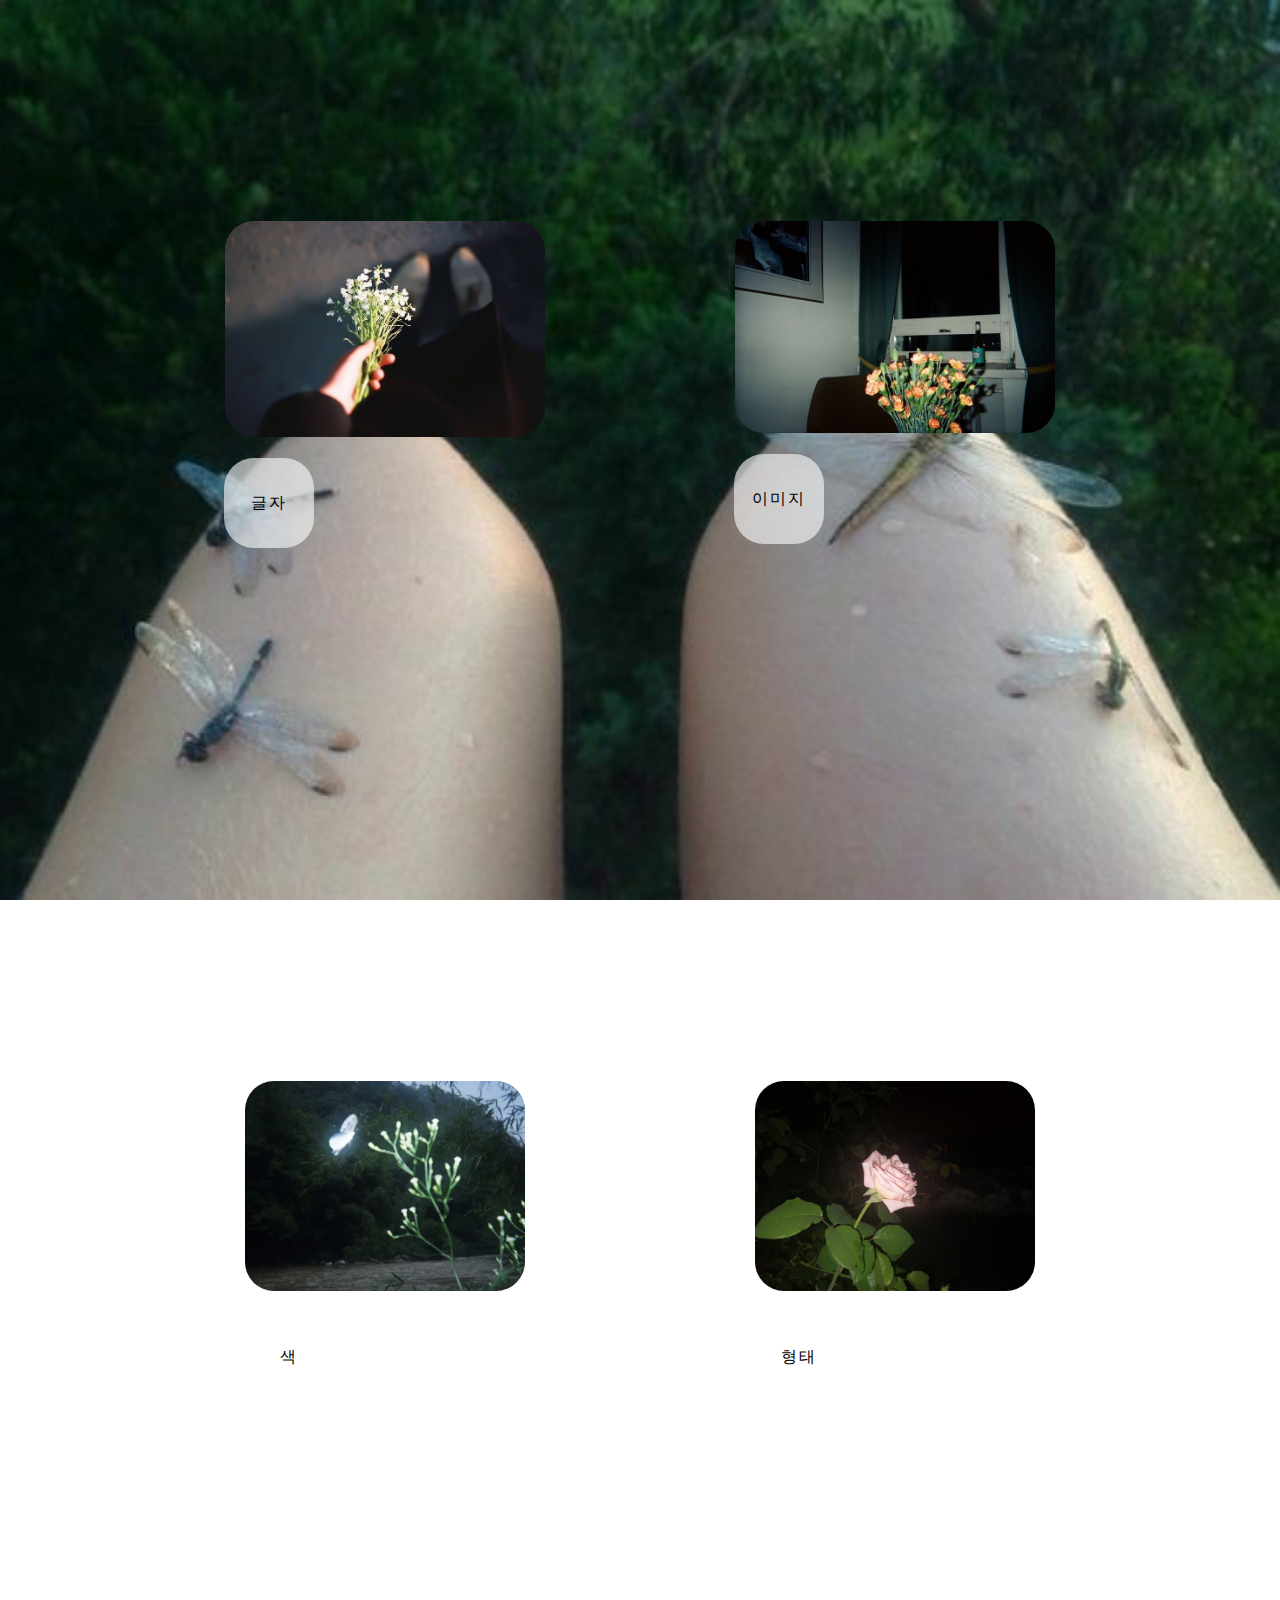
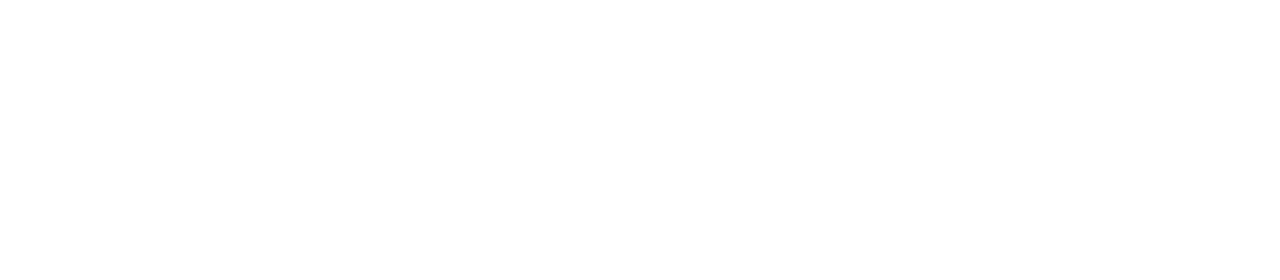
<file: index.html>
<!DOCTYPE html>
<html lang="ko">
    <head>
		<title>홈페이지입니다.</title>
		<meta name="viewport" content="width=device-width, initial-scale=1.0">
		<meta name="keyeords" content="글, 이미지">
		<meta name="description" content="홈페이지입니다.">
		<link rel="stylesheet" href="style.css">
	</head>
	<body class="p1">
		<article class="p2">
			<section class="p4">
				<a href="text.html"><img class="i" src="img/a3.jpg" alt="하얀색 꽃을 들고 있는 사진" width="320px"><p class="z5">글자</p>
			</section>
			<section class="p4">
				<a href="image.html"><img class="i" src="img/a2.jpg" alt="다홍색의 꽃다발이 방에 있는 사진" width="320px"><p class="z5">이미지</p>
			</section>
			<section class="p4">
				<a href="color.html"><img class="i" src="img/a7.jpg" alt="하얀꽃에 하얀나비가 다가가는 사진" width="280px"><p class="z5">색</p>
			</section>
			<section class="p4">
				<a href="form.html"><img class="i" src="img/a8.jpg" alt="하얀꽃에 하얀나비가 다가가는 사진" width="280px"><p class="z5">형태</p>
			</section>
		</article>
    </body>
</html>
</file>
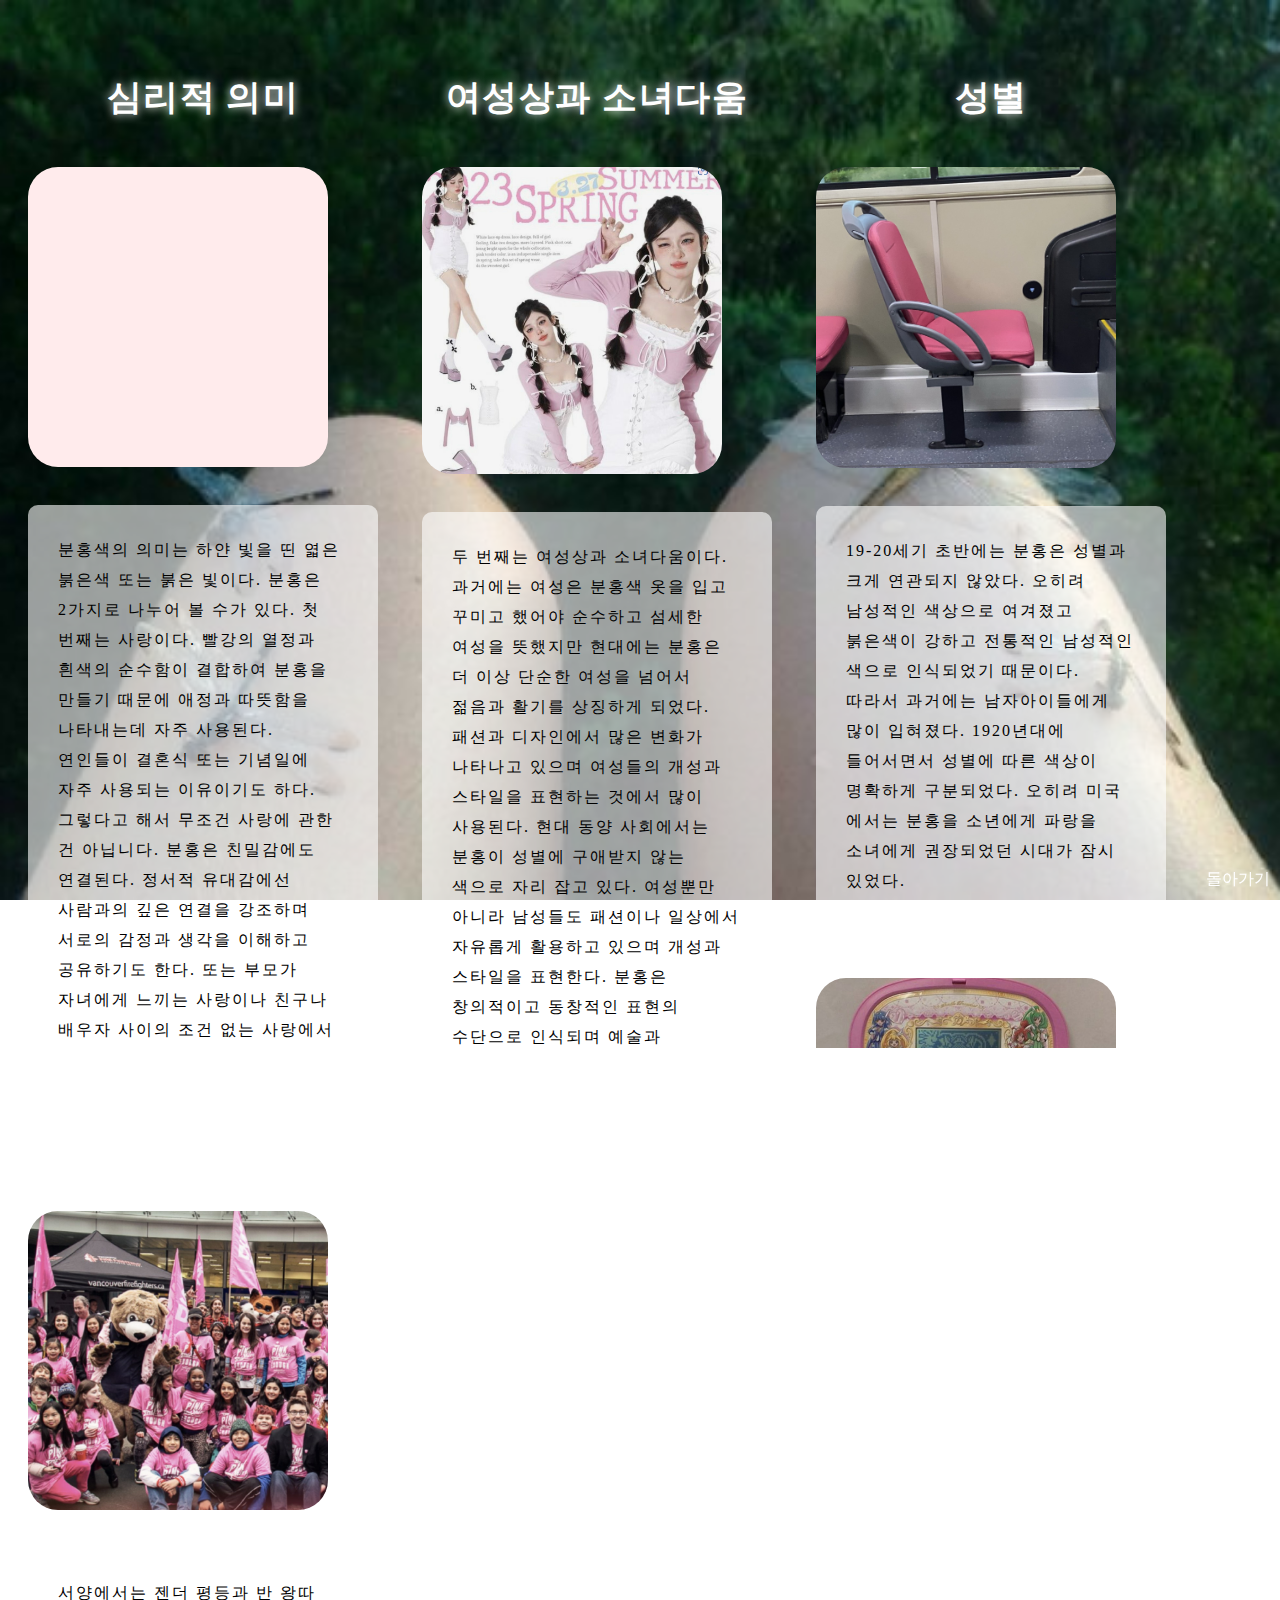
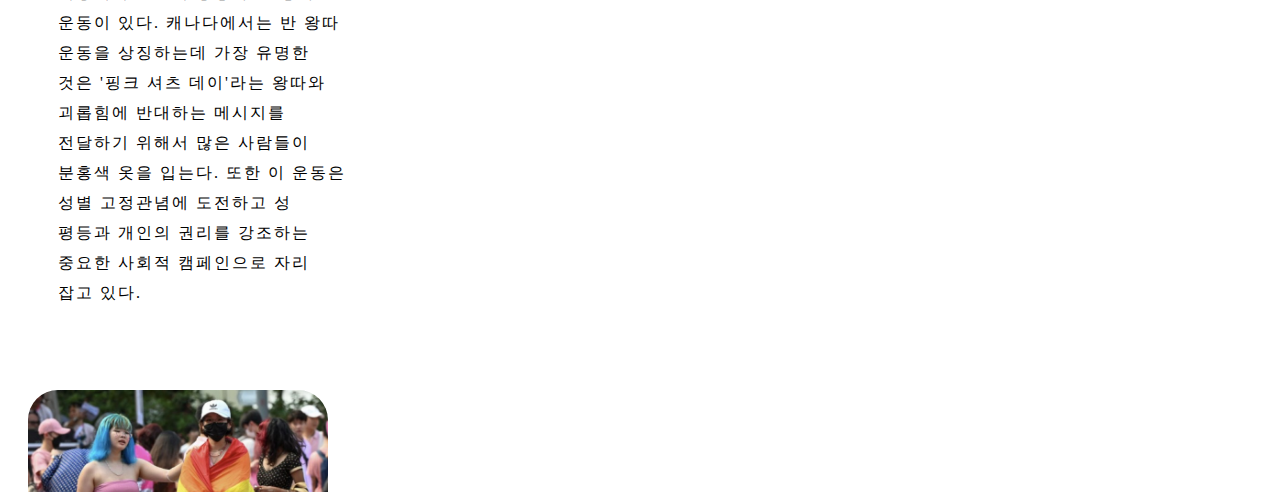
<file: color.html>
<!DOCTYPE html>
<html lang="ko">
    <head>
		<title>색에 대해서 분석합니다.</title>
		<meta name="viewport" content="width=device-width, initial-scale=1.0">
		<meta name="keyeords" content="색, 분석">
		<meta name="description" content="색에 대해서 분석합니다.">
		<link rel="stylesheet" href="style.css">
	</head>
	<body class="a11">
		<section class="a12">
			<h2 class="b7">심리적 의미</h2>
			<img class="i6" src="img/m34.jpg" alt="Beseto라고 노란 바탕에 검은 테두리가 되어잇는 가게 이름" width="300px">
			<p>분홍색의 의미는 하얀 빛을 띤 엷은 붉은색 또는 붉은 빛이다. 분홍은 2가지로 나누어 볼 수가 있다. 첫 번째는 사랑이다. 빨강의 열정과 흰색의 순수함이 결합하여 분홍을 만들기 때문에 애정과 따뜻함을 나타내는데 자주 사용된다. 연인들이 결혼식 또는 기념일에 자주 사용되는 이유이기도 하다. 그렇다고 해서 무조건 사랑에 관한 건 아닙니다. 분홍은 친밀감에도 연결된다. 정서적 유대감에선 사람과의 깊은 연결을 강조하며 서로의 감정과 생각을 이해하고 공유하기도 한다. 또는 부모가 자녀에게 느끼는 사랑이나 친구나 배우자 사이의 조건 없는 사랑에서 서로를 지지하는 관계임을 강조하며 돌봄을 의미하기도 한다. </p>
			<img class="i6" src="img/m35.jpg" alt="Beseto라고 노란 바탕에 검은 테두리가 되어잇는 가게 이름" width="300px">
			<p>두 번째는 부드러움과 온화함이다. 분홍은 옅으면 옅을수록 감정을 진정시키며 스트레스를 줄이는 데 도움을 준다. 특히 심리 상담에서 가장 많이 사용이 되는데 내담자에게 안정감과 편안함을 제공하기 위해서이다.</p>
			<img class="i6" src="img/m29.jpg" alt="Beseto라고 노란 바탕에 검은 테두리가 되어잇는 가게 이름" width="300px">
			<p>영향에서는 긍정적인 감정을 유도한다. 사람과의 관계에서 경험하는 즐거움과 행복을 상기시키며 감정적인 안정감을 주며 스트레스와 불안을 줄여준다. 상호 관계에서도 안전하고 보호받는 느낌을 주기도 한다.</p>
		</section>
		<section class="a12">
			<h2 class="b7">여성상과 소녀다움</h2>
			<img class="i6" src="img/m31.jpg" alt="Beseto라고 노란 바탕에 검은 테두리가 되어잇는 가게 이름" width="300px">
			<p>두 번째는 여성상과 소녀다움이다. 과거에는 여성은 분홍색 옷을 입고 꾸미고 했어야 순수하고 섬세한 여성을 뜻했지만 현대에는 분홍은 더 이상 단순한 여성을 넘어서 젊음과 활기를 상징하게 되었다. 패션과 디자인에서 많은 변화가 나타나고 있으며 여성들의 개성과 스타일을 표현하는 것에서 많이 사용된다. 현대 동양 사회에서는 분홍이 성별에 구애받지 않는 색으로 자리 잡고 있다. 여성뿐만 아니라 남성들도 패션이나 일상에서 자유롭게 활용하고 있으며 개성과 스타일을 표현한다. 분홍은 창의적이고 동창적인 표현의 수단으로 인식되며 예술과 디자인에서 혁신과 개성을 상징하는 색이 되었다.</p>
			<img src="img/m40.jpg" alt="Beseto라고 노란 바탕에 검은 테두리가 되어잇는 가게 이름" width="300px">
			<img src="img/m41.jpg" alt="Beseto라고 노란 바탕에 검은 테두리가 되어잇는 가게 이름" width="300px">
			<img src="img/m42.jpg" alt="Beseto라고 노란 바탕에 검은 테두리가 되어잇는 가게 이름" width="300px">
		</section>
		<section class="a12">
			<h2 class="b7">성별</h2>
			<img class="i6" src="img/m33.jpg" alt="Beseto라고 노란 바탕에 검은 테두리가 되어잇는 가게 이름" width="300px">
			<p>19-20세기 초반에는 분홍은 성별과 크게 연관되지 않았다. 오히려 남성적인 색상으로 여겨졌고 붉은색이 강하고 전통적인 남성적인 색으로 인식되었기 때문이다. 따라서 과거에는 남자아이들에게 많이 입혀졌다. 1920년대에 들어서면서 성별에 따른 색상이 명확하게 구분되었다. 오히려 미국 에서는 분홍을 소년에게 파랑을 소녀에게 권장되었던 시대가 잠시 있었다.</p>
			<img class="i6" src="img/m36.jpg" alt="Beseto라고 노란 바탕에 검은 테두리가 되어잇는 가게 이름" width="300px">
			<p>20세기 중반 이후 패션과 마케팅 전략에서 분홍이 여성적 색상으로 자리 잡게 되었다. 이 시기엔 주로 광고와 유아 용품에서 소녀용으로 사용되었다. 이로 인해 소녀들에겐 분홍 드레스와 장난감이 주어졌고 소녀들이 여성적인 특성과 행동을 내면화하도록 유도했다.</p>
			<img class="i6" src="img/m37.jpg" alt="Beseto라고 노란 바탕에 검은 테두리가 되어잇는 가게 이름" width="300px">
			<p>현대에서는 특히 2010년대 이후로 분홍에 대한 성별 고정관념이 점차 약해지고 있다. 많은 부모들이 성별에 상관없이 아이들에게 다양한 색상을 입히고 경험하게 해주고 있기 때문이다.</p>
		</section>
		<section class="a12">
			<h2 class="b7">사회적 운동</h2>
			<img class="i6"  src="img/m32.jpg" alt="Beseto라고 노란 바탕에 검은 테두리가 되어잇는 가게 이름" width="300px">
			<p>서양에서는 젠더 평등과 반 왕따 운동이 있다. 캐나다에서는 반 왕따 운동을 상징하는데 가장 유명한 것은 '핑크 셔츠 데이'라는 왕따와 괴롭힘에 반대하는 메시지를 전달하기 위해서 많은 사람들이 분홍색 옷을 입는다. 또한 이 운동은 성별 고정관념에 도전하고 성 평등과 개인의 권리를 강조하는 중요한 사회적 캠페인으로 자리 잡고 있다.</p>
			<img class="i6" src="img/m51.jpg" alt="Beseto라고 노란 바탕에 검은 테두리가 되어잇는 가게 이름" width="300px">
			<p>퀴어운동에서도 나치 독일 시절에 동성애자 수용소에서 분홍 삼각형을 사용하여 남성 동성애자들을 표시하던 것이 이후에 저항과 자긍심의 상징으로 변호되었다. 현대에 와서는 캐나다의 LGBTO+ 커뮤니티는 자랑스러움에 상징으로 사용하고 있으며 차별에 대한 저항도 상징한다.</p>
		</section>
		<a href="index.html"><footer>돌아가기</footer>
    </body>
</html>
</file>
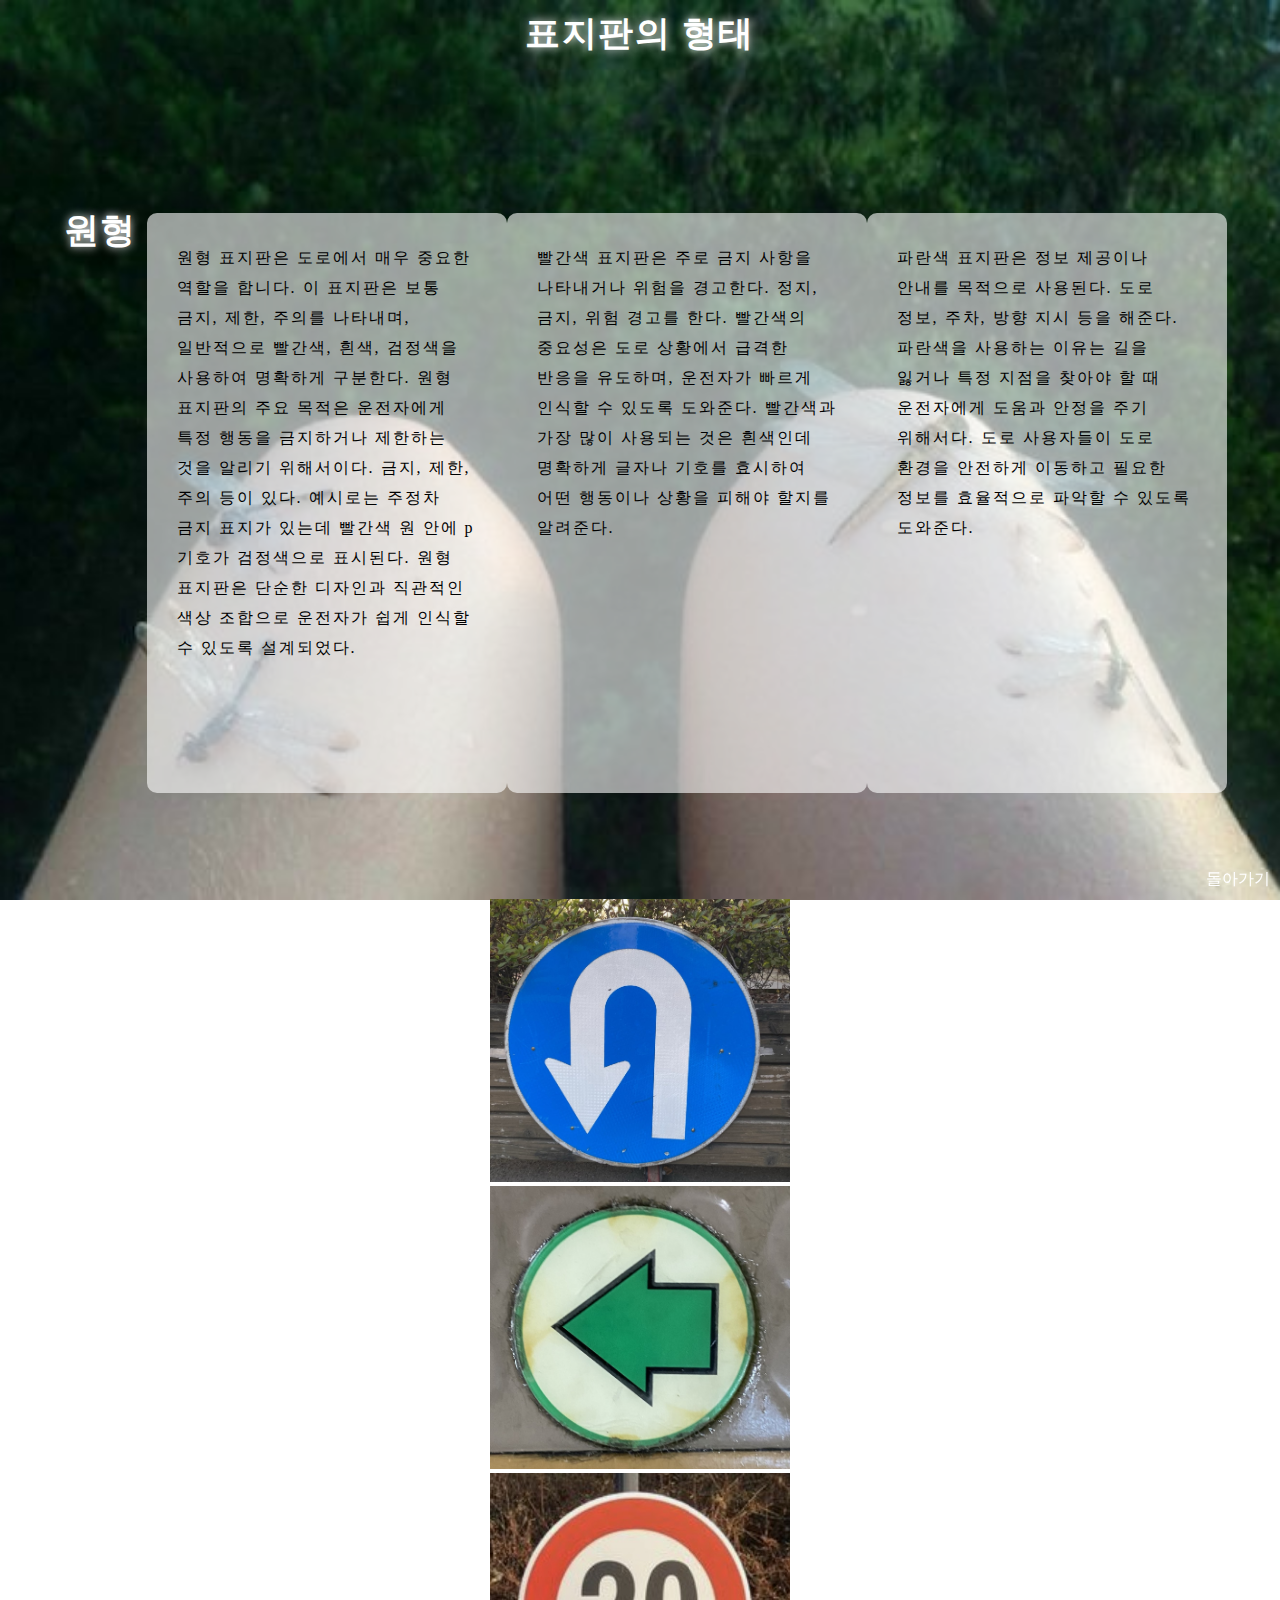
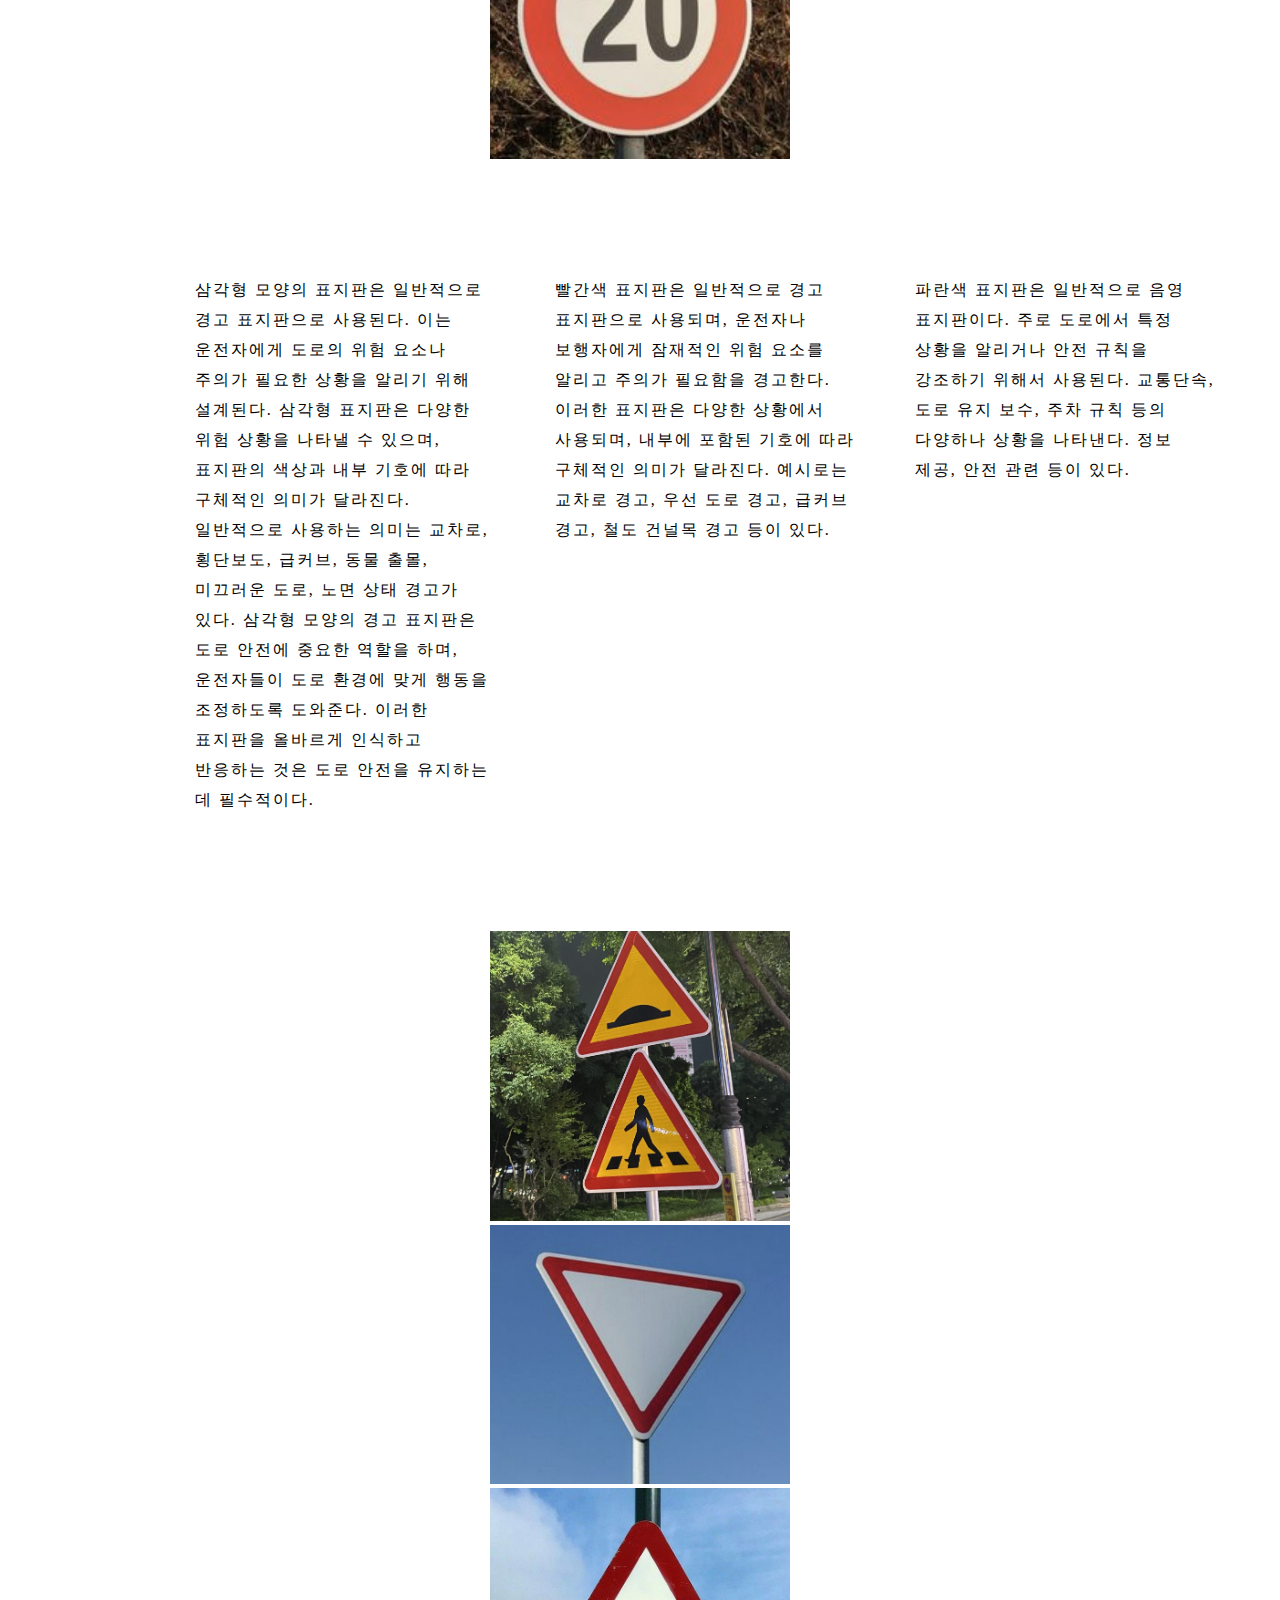
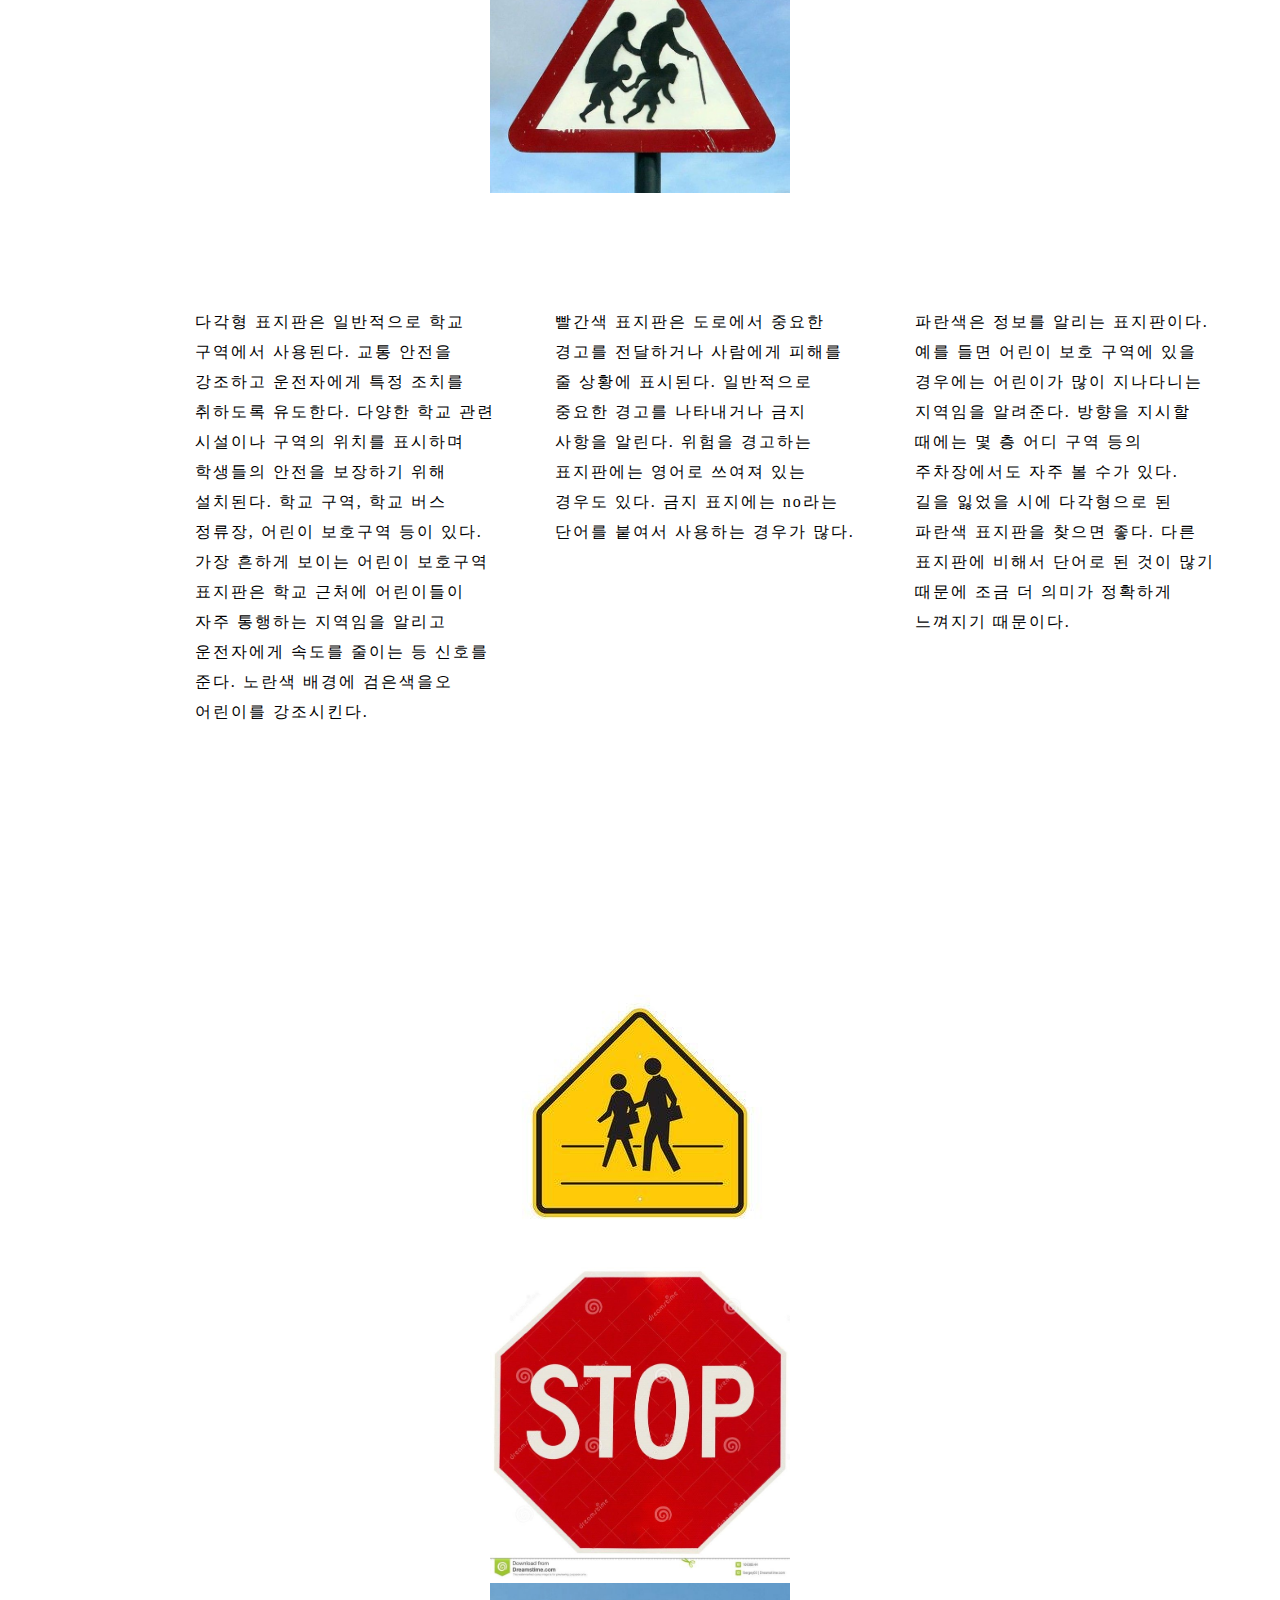
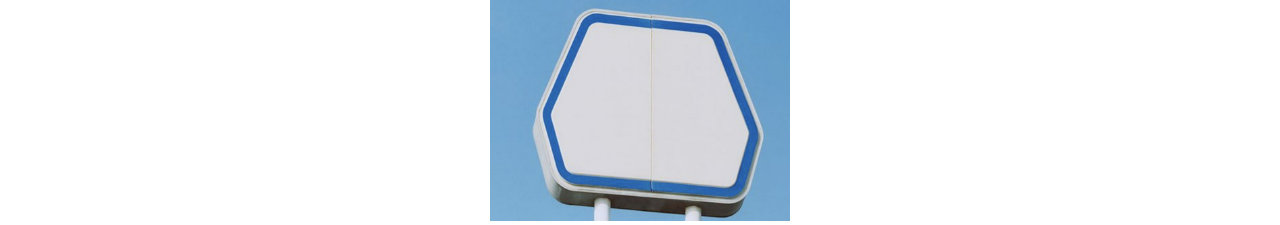
<file: form.html>
<!DOCTYPE html>
<html lang="ko">
    <head>
		<title>홈페이지입니다.</title>
		<meta name="viewport" content="width=device-width, initial-scale=1.0">
		<meta name="keyeords" content="글, 이미지">
		<meta name="description" content="홈페이지입니다.">
		<link rel="stylesheet" href="style.css">
	</head>
	<body class="t5">
		<header>
			<h2>표지판의 형태</h2>
		</header>
		<article>
			<h2>원형</h2>
			<p class="t13">원형 표지판은 도로에서 매우 중요한 역할을 합니다. 이 표지판은 보통 금지, 제한, 주의를 나타내며, 일반적으로 빨간색, 흰색, 검정색을 사용하여 명확하게 구분한다. 원형 표지판의 주요 목적은 운전자에게 특정 행동을 금지하거나 제한하는 것을 알리기 위해서이다. 금지, 제한, 주의 등이 있다. 예시로는 주정차 금지 표지가 있는데 빨간색 원 안에 p 기호가 검정색으로 표시된다. 원형 표지판은 단순한 디자인과 직관적인 색상 조합으로 운전자가 쉽게 인식할 수 있도록 설계되었다.</p>
			<p class="t13">빨간색 표지판은 주로 금지 사항을 나타내거나 위험을 경고한다. 정지, 금지, 위험 경고를 한다. 빨간색의 중요성은 도로 상황에서 급격한 반응을 유도하며, 운전자가 빠르게 인식할 수 있도록 도와준다. 빨간색과 가장 많이 사용되는 것은 흰색인데 명확하게 글자나 기호를 효시하여 어떤 행동이나 상황을 피해야 할지를 알려준다.</p>
			<p class="t13">파란색 표지판은 정보 제공이나 안내를 목적으로 사용된다. 도로 정보, 주차, 방향 지시 등을 해준다. 파란색을 사용하는 이유는 길을 잃거나 특정 지점을 찾아야 할 때 운전자에게 도움과 안정을 주기 위해서다. 도로 사용자들이 도로 환경을 안전하게 이동하고 필요한 정보를 효율적으로 파악할 수 있도록 도와준다.</p>
		    	<section>
			  		<img src="img/d3.jpg" alt="하얀색 배경에 하얀 햄스터가 목도리와 모자를 쓰고 으쓱해하는 사진" width="300px">
			  		<img src="img/d4.jpg" alt="하얀색 배경에 하얀 햄스터가 목도리와 모자를 쓰고 으쓱해하는 사진" width="300px">
			  		<img src="img/d9.jpg" alt="하얀색 배경에 하얀 햄스터가 목도리와 모자를 쓰고 으쓱해하는 사진" width="300px">
		    	</section>
		</article>
		<article>
			<h2>삼각형</h2>
			<p class="t13">삼각형 모양의 표지판은 일반적으로 경고 표지판으로 사용된다. 이는 운전자에게 도로의 위험 요소나 주의가 필요한 상황을 알리기 위해 설계된다. 삼각형 표지판은 다양한 위험 상황을 나타낼 수 있으며, 표지판의 색상과 내부 기호에 따라 구체적인 의미가 달라진다. 일반적으로 사용하는 의미는 교차로, 횡단보도, 급커브, 동물 출몰, 미끄러운 도로, 노면 상태 경고가 있다. 삼각형 모양의 경고 표지판은 도로 안전에 중요한 역할을 하며, 운전자들이 도로 환경에 맞게 행동을 조정하도록 도와준다. 이러한 표지판을 올바르게 인식하고 반응하는 것은 도로 안전을 유지하는 데 필수적이다.</p>
			<p class="t13">빨간색 표지판은 일반적으로 경고 표지판으로 사용되며, 운전자나 보행자에게 잠재적인 위험 요소를 알리고 주의가 필요함을 경고한다. 이러한 표지판은 다양한 상황에서 사용되며, 내부에 포함된 기호에 따라 구체적인 의미가 달라진다. 예시로는 교차로 경고, 우선 도로 경고, 급커브 경고, 철도 건널목 경고 등이 있다. </p>
			<p class="t13">파란색 표지판은 일반적으로 음영 표지판이다. 주로 도로에서 특정 상황을 알리거나 안전 규칙을 강조하기 위해서 사용된다. 교통단속, 도로 유지 보수, 주차 규칙 등의 다양하나 상황을 나타낸다. 정보 제공, 안전 관련 등이 있다.</p>
		    <section>
			  	<img src="img/d6.jpg" alt="하얀색 배경에 하얀 햄스터가 목도리와 모자를 쓰고 으쓱해하는 사진" width="300px">
			  	<img src="img/d8.jpg" alt="하얀색 배경에 하얀 햄스터가 목도리와 모자를 쓰고 으쓱해하는 사진" width="300px">
			  	<img src="img/d10.jpg" alt="하얀색 배경에 하얀 햄스터가 목도리와 모자를 쓰고 으쓱해하는 사진" width="300px">
		    </section>
		</article>
		<article>
			<h2>다각형</h2>
			<p class="t13">다각형 표지판은 일반적으로 학교 구역에서 사용된다. 교통 안전을 강조하고 운전자에게 특정 조치를 취하도록 유도한다. 다양한 학교 관련 시설이나 구역의 위치를 표시하며 학생들의 안전을 보장하기 위해 설치된다. 학교 구역, 학교 버스 정류장, 어린이 보호구역 등이 있다. 가장 흔하게 보이는 어린이 보호구역 표지판은 학교 근처에 어린이들이 자주 통행하는 지역임을 알리고 운전자에게 속도를 줄이는 등 신호를 준다. 노란색 배경에 검은색을오 어린이를 강조시킨다.</p>
			<p class="t13">빨간색 표지판은 도로에서 중요한 경고를 전달하거나 사람에게 피해를 줄 상황에 표시된다. 일반적으로 중요한 경고를 나타내거나 금지 사항을 알린다. 위험을 경고하는 표지판에는 영어로 쓰여져 있는 경우도 있다. 금지 표지에는 no라는 단어를 붙여서 사용하는 경우가 많다.</p>
			<p class="t13">파란색은 정보를 알리는 표지판이다. 예를 들면 어린이 보호 구역에 있을 경우에는 어린이가 많이 지나다니는 지역임을 알려준다. 방향을 지시할 때에는 몇 층 어디 구역 등의 주차장에서도 자주 볼 수가 있다. 길을 잃었을 시에 다각형으로 된 파란색 표지판을 찾으면 좋다. 다른 표지판에 비해서 단어로 된 것이 많기 때문에 조금 더 의미가 정확하게 느껴지기 때문이다.</p>
		    	<section>
			  		<img src="img/d7.jpg" alt="하얀색 배경에 하얀 햄스터가 목도리와 모자를 쓰고 으쓱해하는 사진" width="300px">
			  		<img src="img/d11.jpg" alt="하얀색 배경에 하얀 햄스터가 목도리와 모자를 쓰고 으쓱해하는 사진" width="300px">
			  		<img src="img/d12.jpg" alt="하얀색 배경에 하얀 햄스터가 목도리와 모자를 쓰고 으쓱해하는 사진" width="300px">
		    	</section>
		</article>
		<footer class="t3"><a href="index.html">돌아가기</footer>
    </body>
</html>
</file>
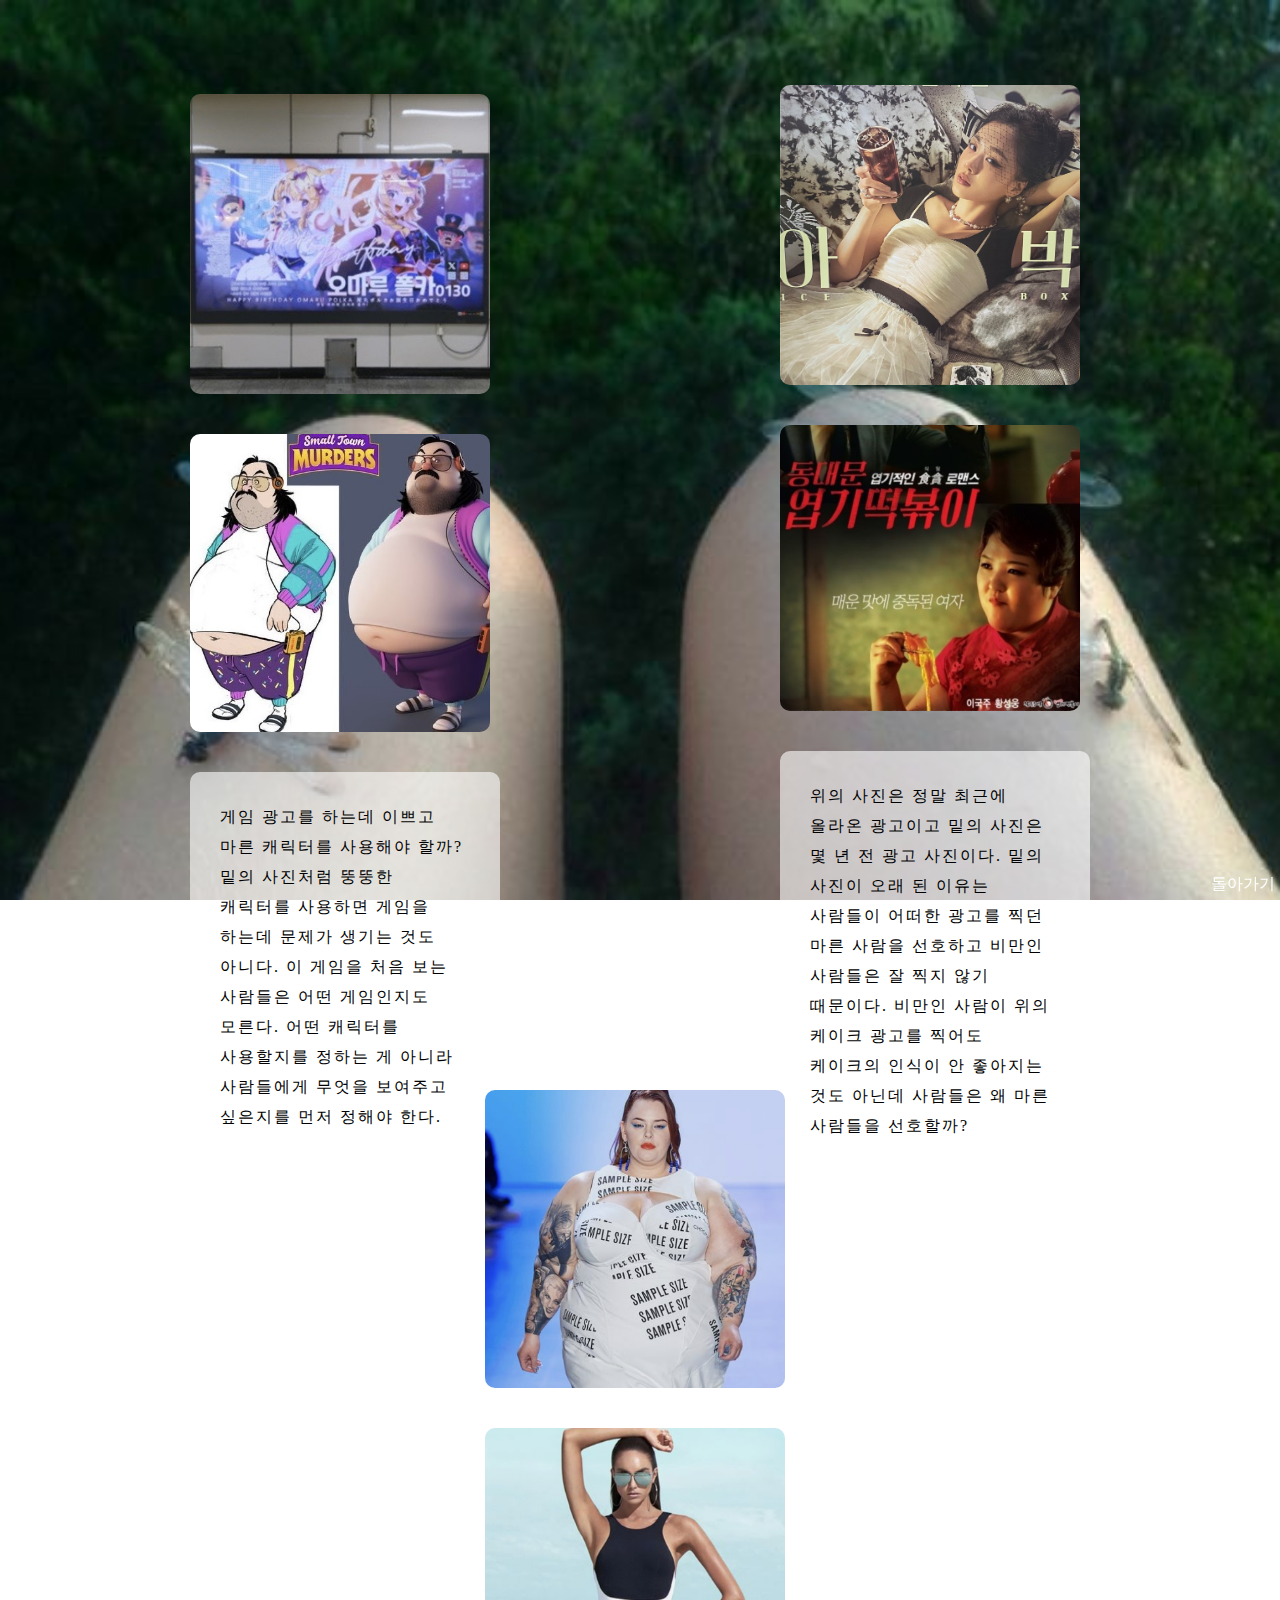
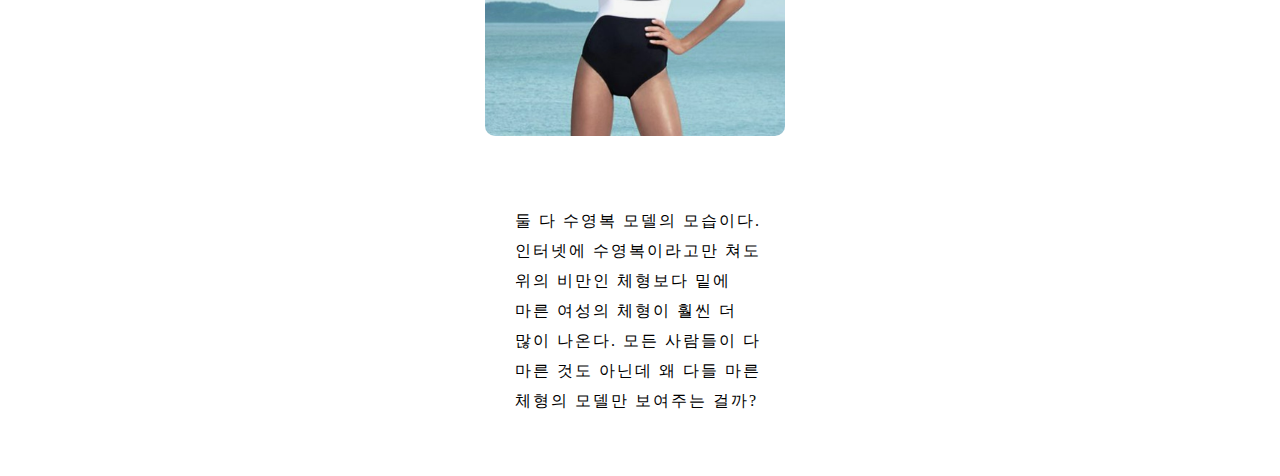
<file: i2.html>
<!DOCTYPE html>
<html lang="ko">
    <head>
		<title>이미지를 분석합니다.</title>
		<meta name="viewport" content="width=device-width, initial-scale=1.0">
		<meta name="keyeords" content="이미지, 정치">
		<meta name="description" content="이미지를 분석합니다.">
		<link rel="stylesheet" href="style.css">
	</head>
	<body class="p3">
        <article class="a8">
            <section class="a7">
                <img class="i2" src="img/m18.jpg" alt="Beseto라고 노란 바탕에 검은 테두리가 되어잇는 가게 이름" width="300px">
                <img class="i2" src="img/m25.jpg" alt="Beseto라고 노란 바탕에 검은 테두리가 되어잇는 가게 이름" width="300px">
                <p class="n1">게임 광고를 하는데 이쁘고 마른 캐릭터를 사용해야 할까? 밑의 사진처럼 뚱뚱한 캐릭터를 사용하면 게임을 하는데 문제가 생기는 것도 아니다. 이 게임을 처음 보는 사람들은 어떤 게임인지도 모른다. 어떤 캐릭터를 사용할지를 정하는 게 아니라 사람들에게 무엇을 보여주고 싶은지를 먼저 정해야 한다.</p>
            </section>
            <section class="a7">
                <img class="i2" src="img/m19.jpg" alt="연한 하늘색의 바탕과 검은색, 하얀색 토끼가 서로 껴안고 있는 음료" width="300px">
                <img class="i2" src="img/m26.jpg" alt="연한 하늘색의 바탕과 검은색, 하얀색 토끼가 서로 껴안고 있는 음료" width="300px">
                <p class="n1">위의 사진은 정말 최근에 올라온 광고이고 밑의 사진은 몇 년 전 광고 사진이다. 밑의 사진이 오래 된 이유는 사람들이 어떠한 광고를 찍던 마른 사람을 선호하고 비만인 사람들은 잘 찍지 않기 때문이다. 비만인 사람이 위의 케이크 광고를 찍어도 케이크의 인식이 안 좋아지는 것도 아닌데 사람들은 왜 마른 사람들을 선호할까?</p>
            </section>
            <section class="a7">
                <img class="i2" src="img/m20.jpg" alt="스시소라라고 적혀 있고 위에는 영어와 일본어로 스시라고 적혀 있으며 황토색 배경에 노란 글씨" width="300px">
                <img class="i2" src="img/m27.jpg" alt="연한 하늘색의 바탕과 검은색, 하얀색 토끼가 서로 껴안고 있는 음료" width="300px">
                <p class="n1">둘 다 수영복 모델의 모습이다. 인터넷에 수영복이라고만 쳐도 위의 비만인 체형보다 밑에 마른 여성의 체형이 훨씬 더 많이 나온다. 모든 사람들이 다 마른 것도 아닌데 왜 다들 마른 체형의 모델만 보여주는 걸까?</p>
            </section>
        </article>
        <footer class="b8"><a href="index.html">돌아가기</a></footer>
    </body>
</html>
</file>
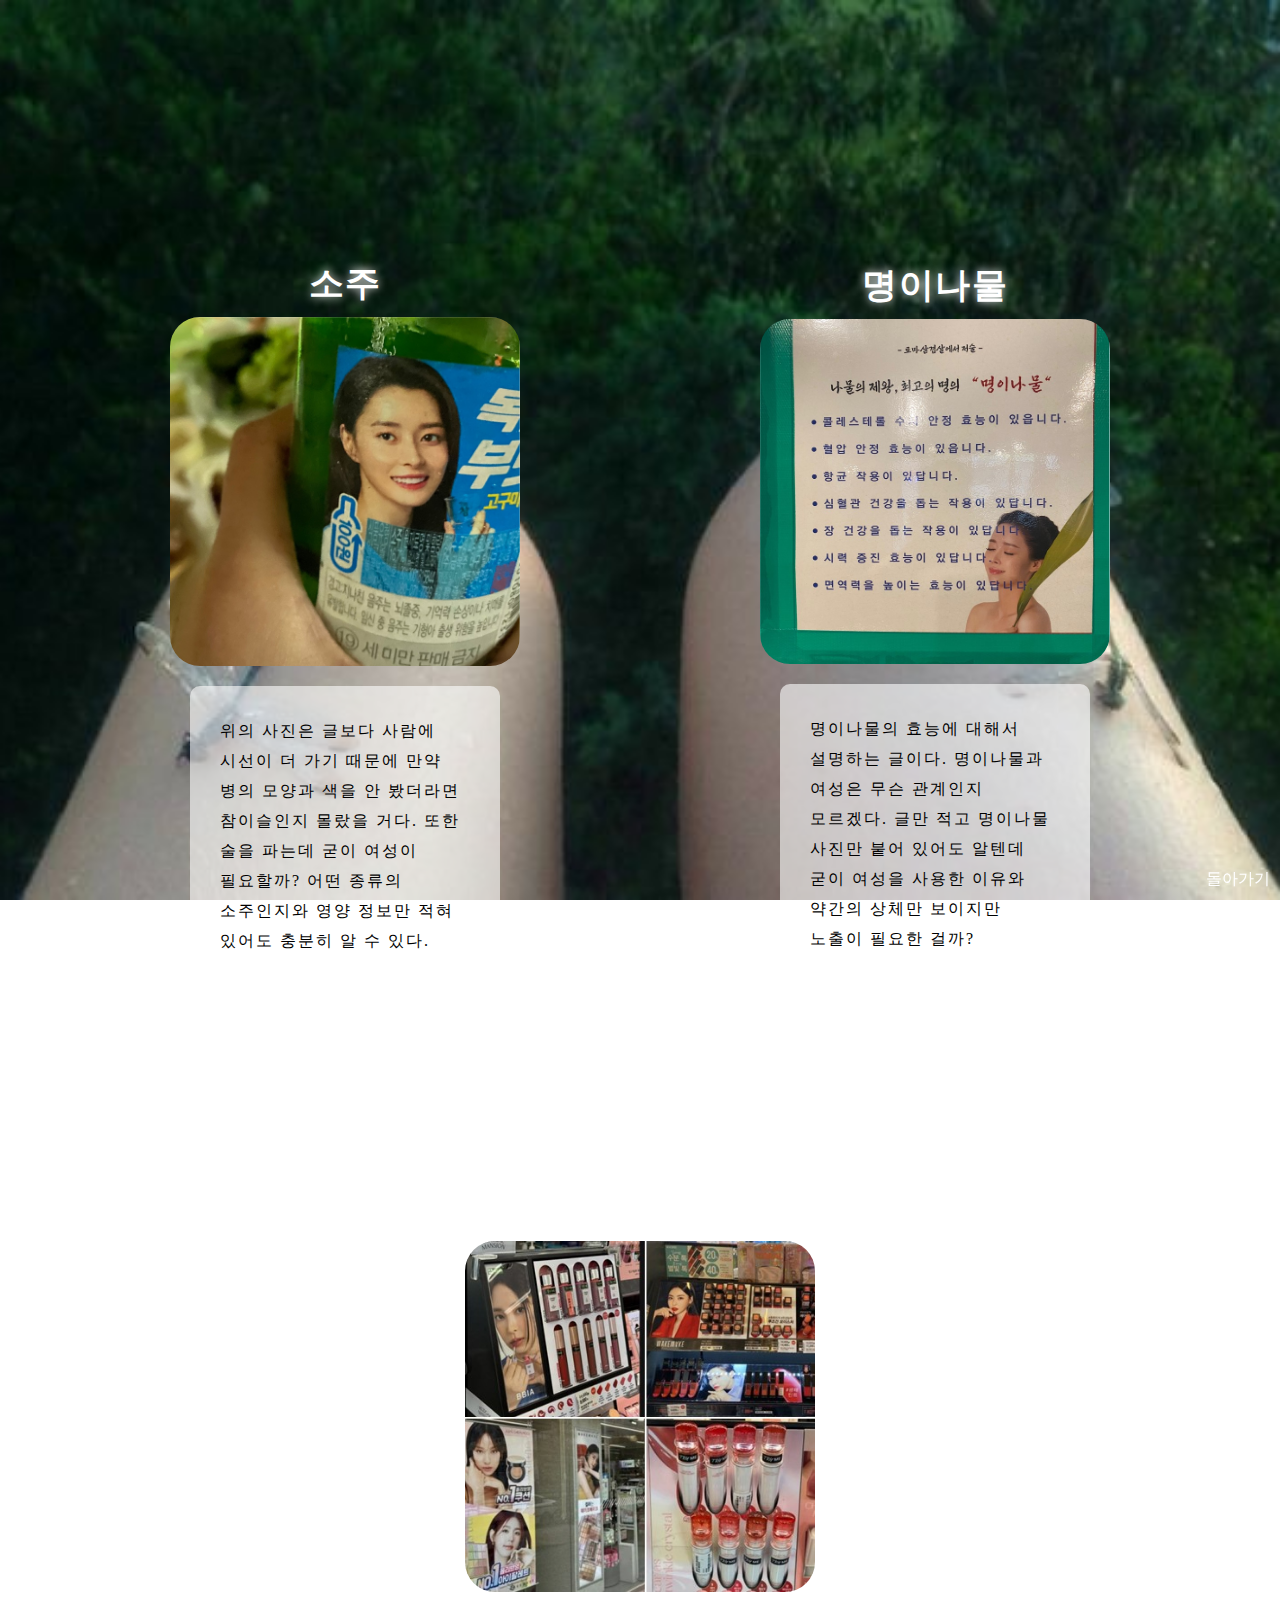
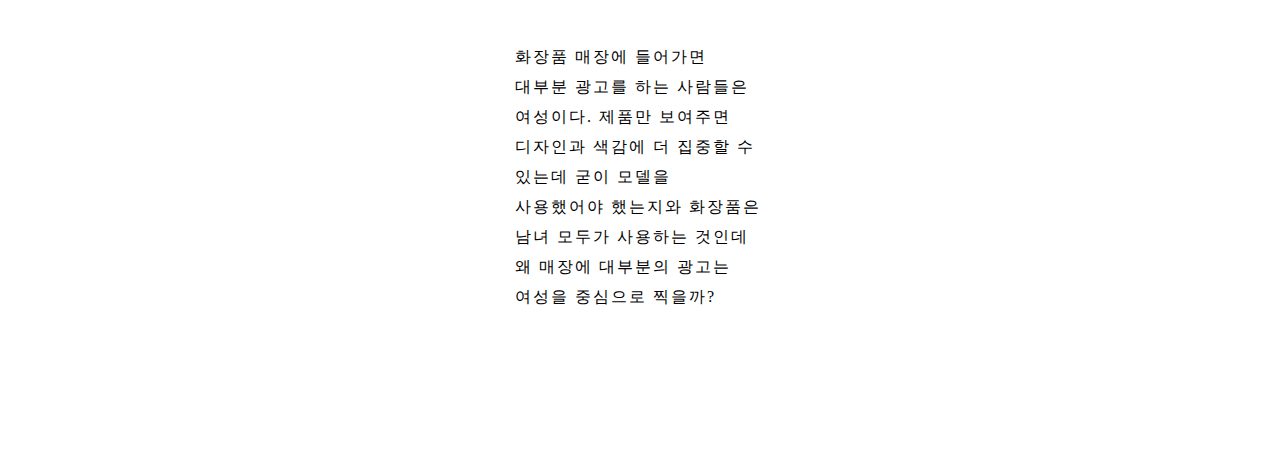
<file: i3.html>
<!DOCTYPE html>
<html lang="ko">
    <head>
		<title>이미지를 분석합니다.</title>
		<meta name="viewport" content="width=device-width, initial-scale=1.0">
		<meta name="keyeords" content="이미지, 정치">
		<meta name="description" content="이미지를 분석합니다.">
		<link rel="stylesheet" href="style.css">
	</head>
	<body class="p3">
		<article class="a8"> 
			<section class="a7">
				<h2>소주</h2>
				<img class="i4" src="img/m13.jpg" alt="Beseto라고 노란 바탕에 검은 테두리가 되어잇는 가게 이름" width="350px">
                <p class="n1">위의 사진은 글보다 사람에 시선이 더 가기 때문에 만약 병의 모양과 색을 안 봤더라면 참이슬인지 몰랐을 거다. 또한 술을 파는데 굳이 여성이 필요할까? 어떤 종류의 소주인지와 영양 정보만 적혀 있어도 충분히 알 수 있다.</p>
            </section>
            <section class="a7">
            	<h2>명이나물</h2>
                <img class="i4" src="img/m17.jpg" alt="Beseto라고 노란 바탕에 검은 테두리가 되어잇는 가게 이름" width="350px">
                <p class="n1">명이나물의 효능에 대해서 설명하는 글이다. 명이나물과 여성은 무슨 관계인지 모르겠다. 글만 적고 명이나물 사진만 붙어 있어도 알텐데 굳이 여성을 사용한 이유와 약간의 상체만 보이지만 노출이 필요한 걸까?</p>
            </section>
            <section class="a7">
            	<h2>화장품</h2>
                <img class="i4" src="img/m15.jpg" alt="스시소라라고 적혀 있고 위에는 영어와 일본어로 스시라고 적혀 있으며 황토색 배경에 노란 글씨" width="350px">
                <p class="n1">화장품 매장에 들어가면 대부분 광고를 하는 사람들은 여성이다. 제품만 보여주면 디자인과 색감에 더 집중할 수 있는데 굳이 모델을 사용했어야 했는지와 화장품은 남녀 모두가 사용하는 것인데 왜 매장에 대부분의 광고는 여성을 중심으로 찍을까?</p>
            </section>
        </article>
        <a href="index.html"><footer>돌아가기</footer>
    </body>
</html>
</file>
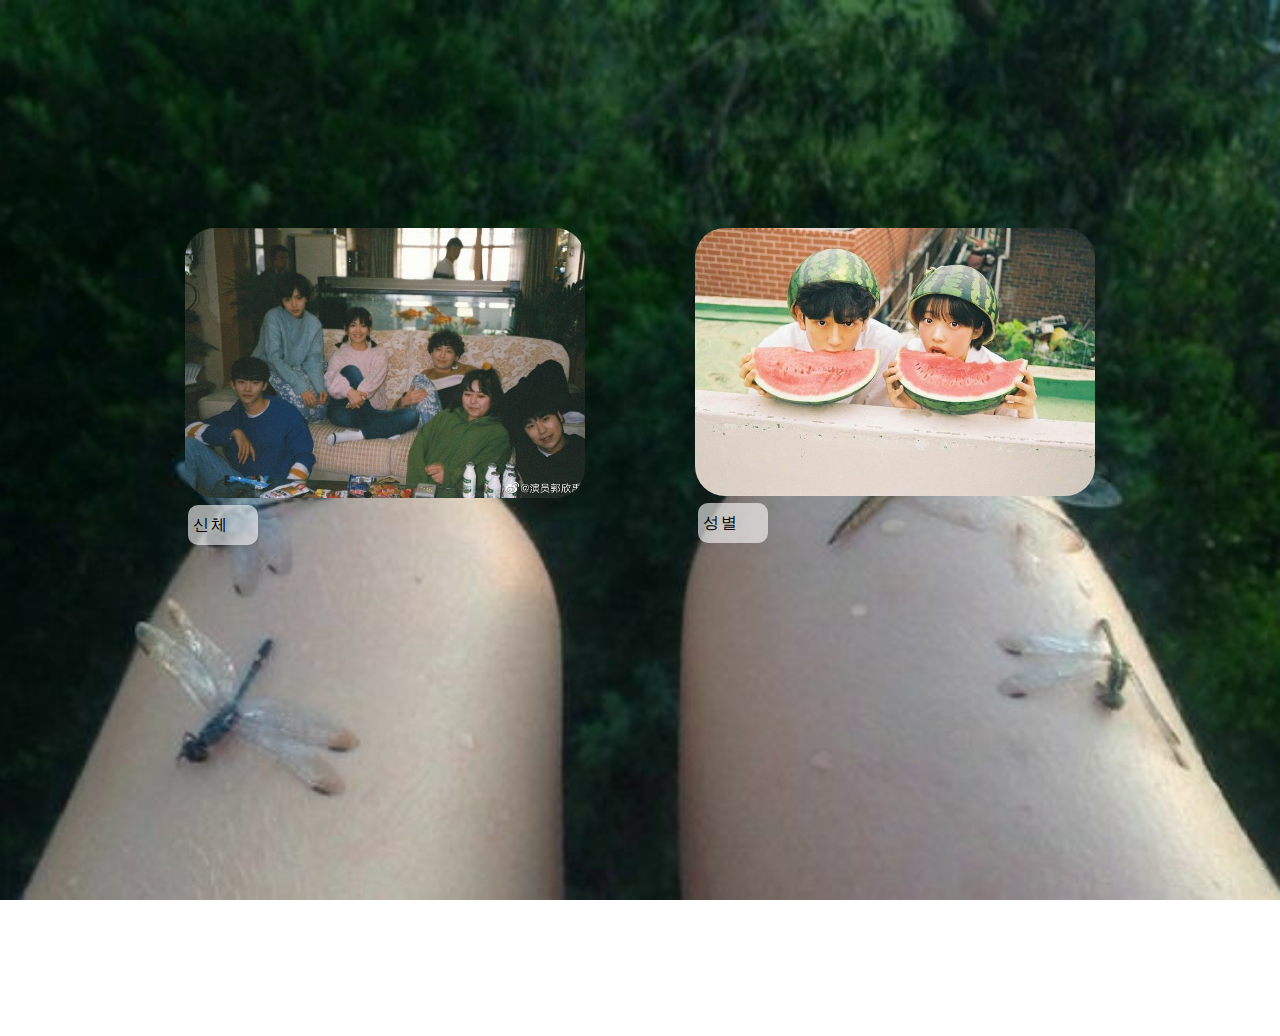
<file: image.html>
<!DOCTYPE html>
<html lang="ko">
    <head>
		<title>이미지를 분석합니다.</title>
		<meta name="viewport" content="width=device-width, initial-scale=1.0">
		<meta name="keyeords" content="이미지, 정치">
		<meta name="description" content="이미지를 분석합니다.">
		<link rel="stylesheet" href="style.css">
	</head>
	<body class="p3">
		<article class="p2">
			<section class="p4"> 
				<a href="i2.html"><img class="i3" src="img/a5.jpg" alt="" width="400px"><p class="z4">신체</p>
			</section>
			<section class="p4">
				<a href="i3.html"><img class="i3" src="img/a4.jpg" alt="" width="400px"><p class="z4">성별</p>
			</section>
		</article>
    </body>
</html>
</file>
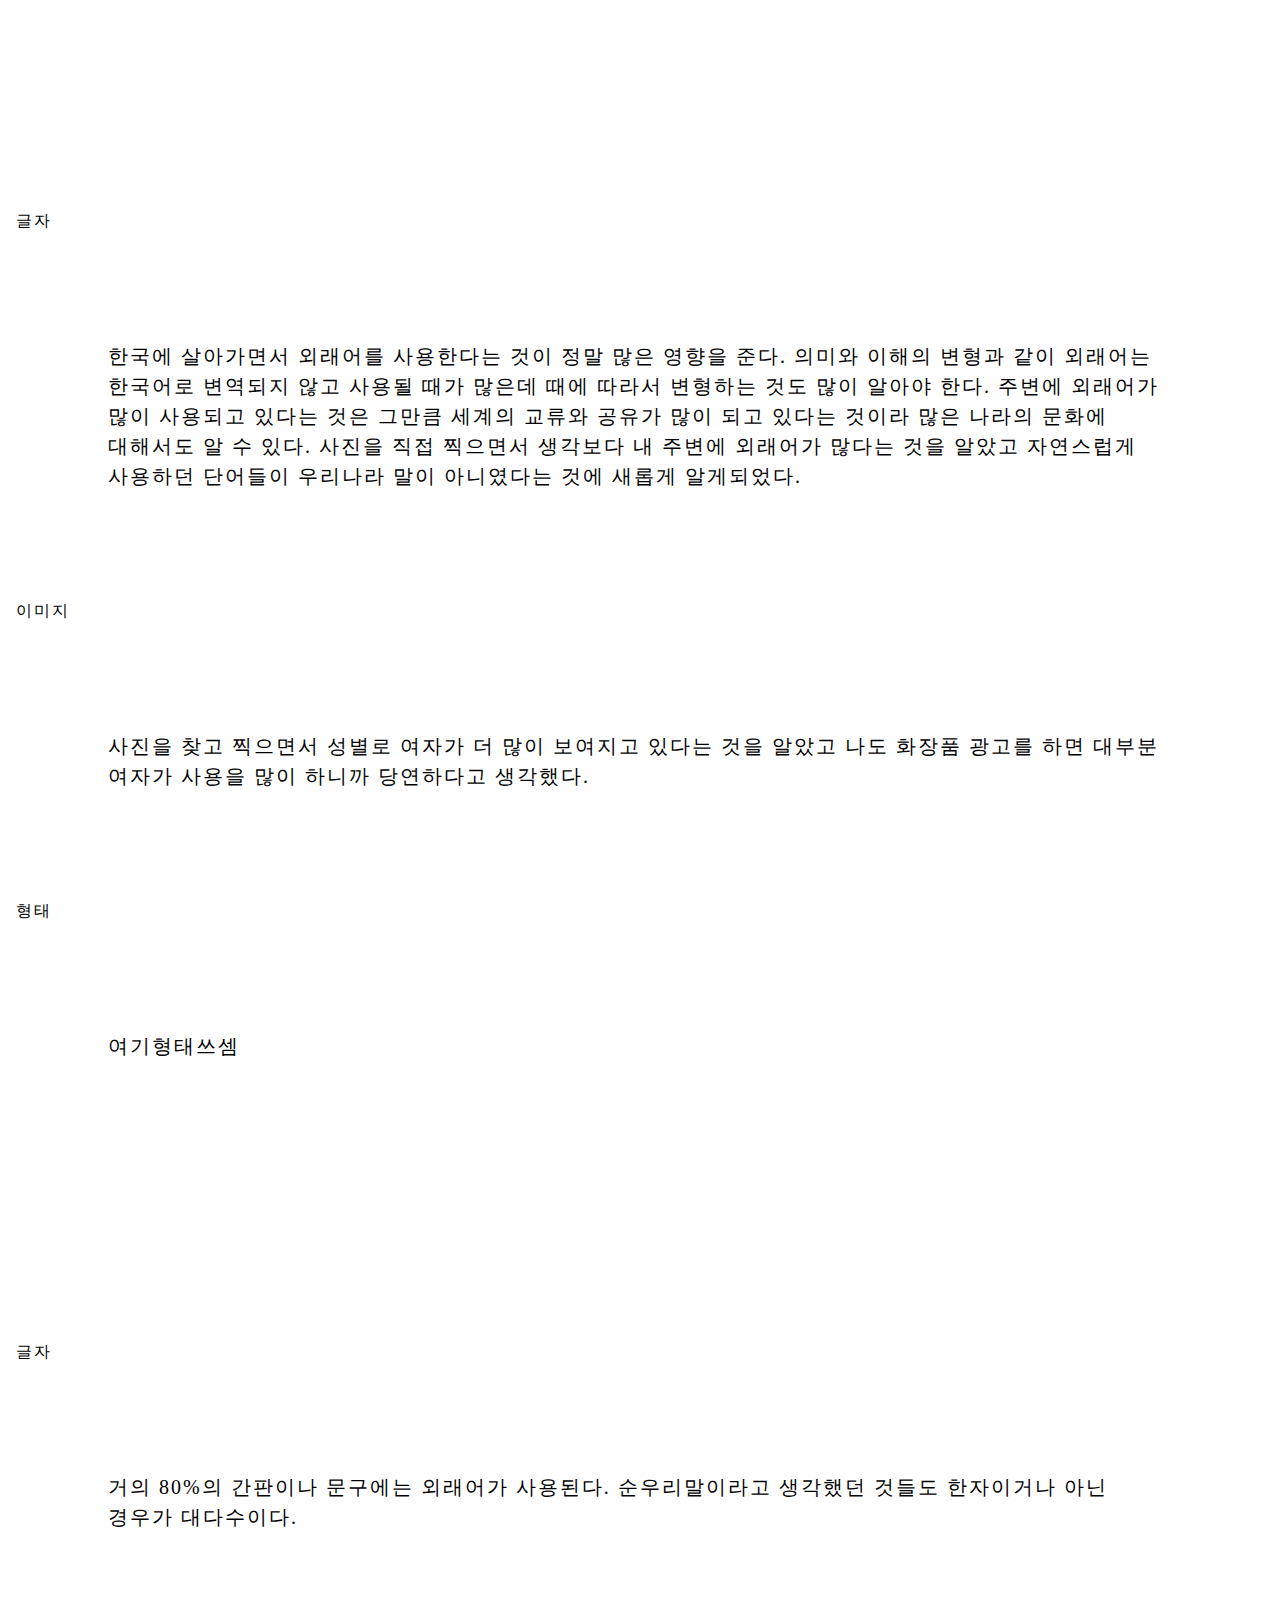
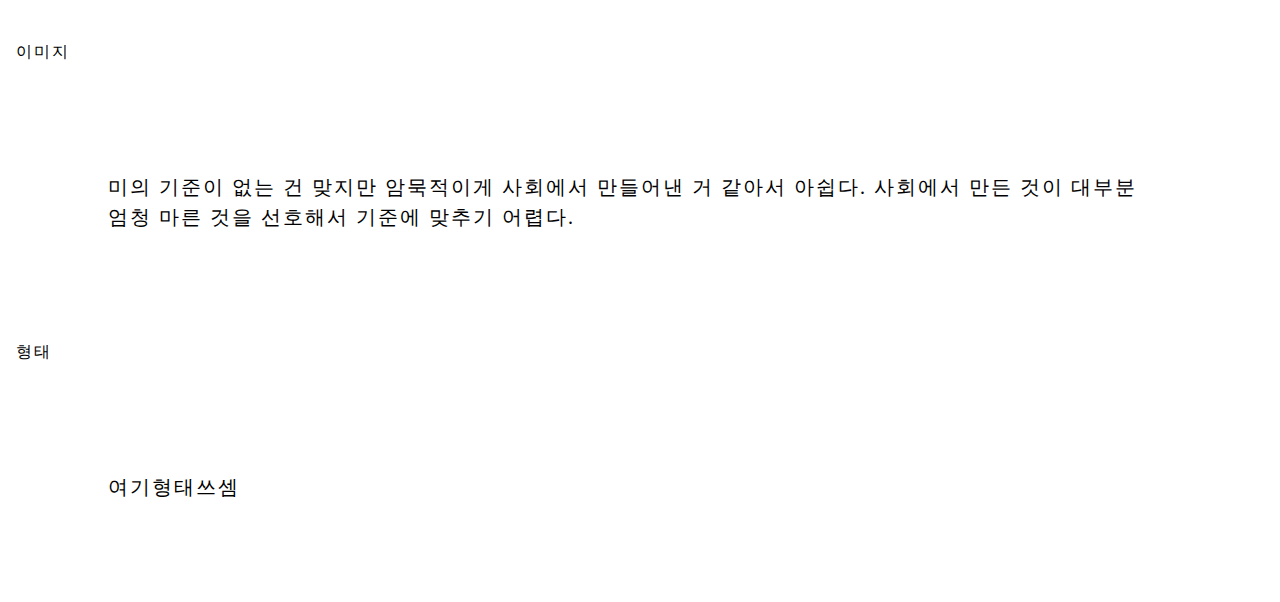
<file: index.two.html>
<!DOCTYPE html>
<html lang="ko">
    <head>
		<title></title>
		<meta name="viewport" content="width=device-width, initial-scale=1.0">
		<meta name="keyeords" content="">
		<meta name="description" content="">
		<link rel="stylesheet" href="style.css">
	</head>
	<body class="s">
		<h3 class="s3">내 생각</h3>
		<p class="z4">글자</p><p class="s2">한국에 살아가면서 외래어를 사용한다는 것이 정말 많은 영향을 준다. 의미와 이해의 변형과 같이 외래어는 한국어로 변역되지 않고 사용될 때가 많은데 때에 따라서 변형하는 것도 많이 알아야 한다. 주변에 외래어가 많이 사용되고 있다는 것은 그만큼 세계의 교류와 공유가 많이 되고 있다는 것이라 많은 나라의 문화에 대해서도 알 수 있다. 사진을 직접 찍으면서 생각보다 내 주변에 외래어가 많다는 것을 알았고 자연스럽게 사용하던 단어들이 우리나라 말이 아니였다는 것에 새롭게 알게되었다.</p>
		<p class="z4">이미지</p><p class="s2">사진을 찾고 찍으면서 성별로 여자가 더 많이 보여지고 있다는 것을 알았고 나도 화장품 광고를 하면 대부분 여자가 사용을 많이 하니까 당연하다고 생각했다.</p>
		<p class="z4">형태</p><p class="s2">여기형태쓰셈</p>
		<h3 class="s3">알게 된 점</h3>
		<p class="z4">글자</p><p class="s2">거의 80%의 간판이나 문구에는 외래어가 사용된다. 순우리말이라고 생각했던 것들도 한자이거나 아닌 경우가 대다수이다.</p>
		<p class="z4">이미지</p><p class="s2">미의 기준이 없는 건 맞지만 암묵적이게 사회에서 만들어낸 거 같아서 아쉽다. 사회에서 만든 것이 대부분 엄청 마른 것을 선호해서 기준에 맞추기 어렵다.</p>
		<p class="z4">형태</p><p class="s2">여기형태쓰셈</p>
    </body>
</html>
</file>
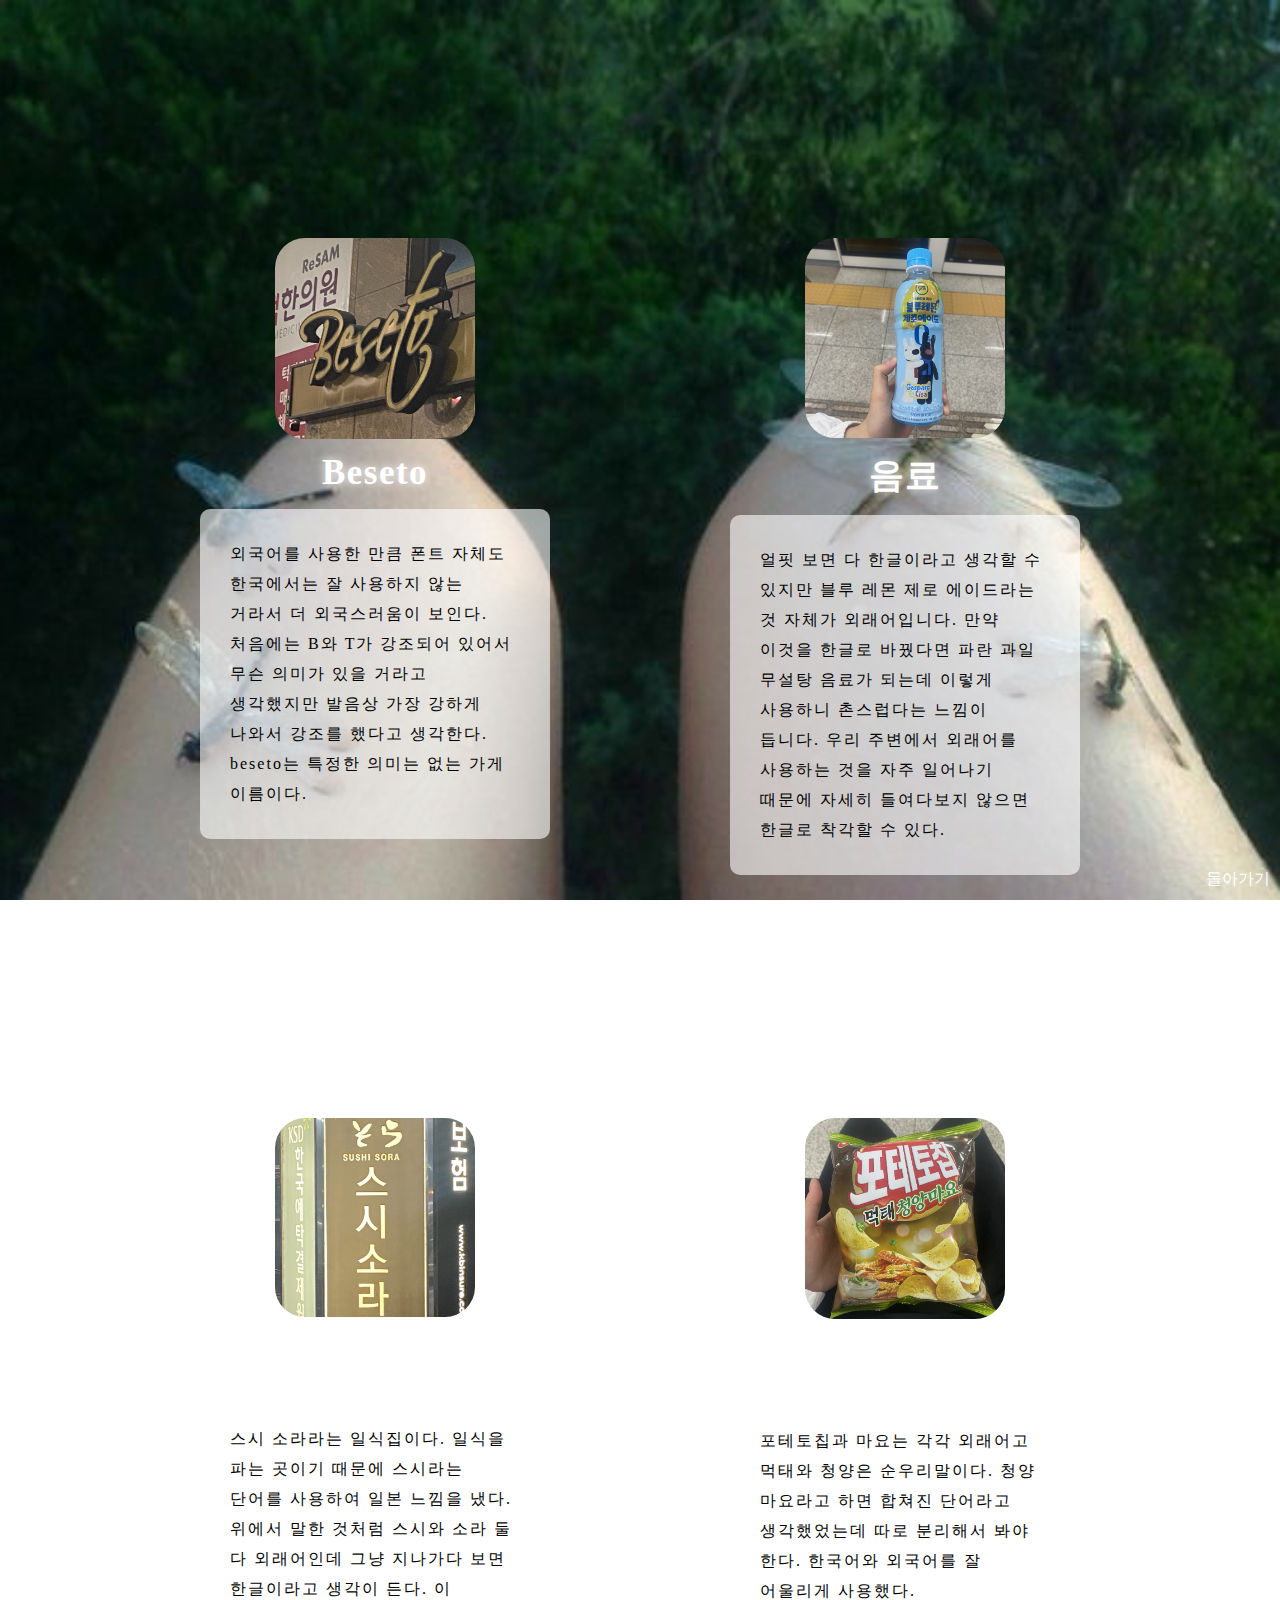
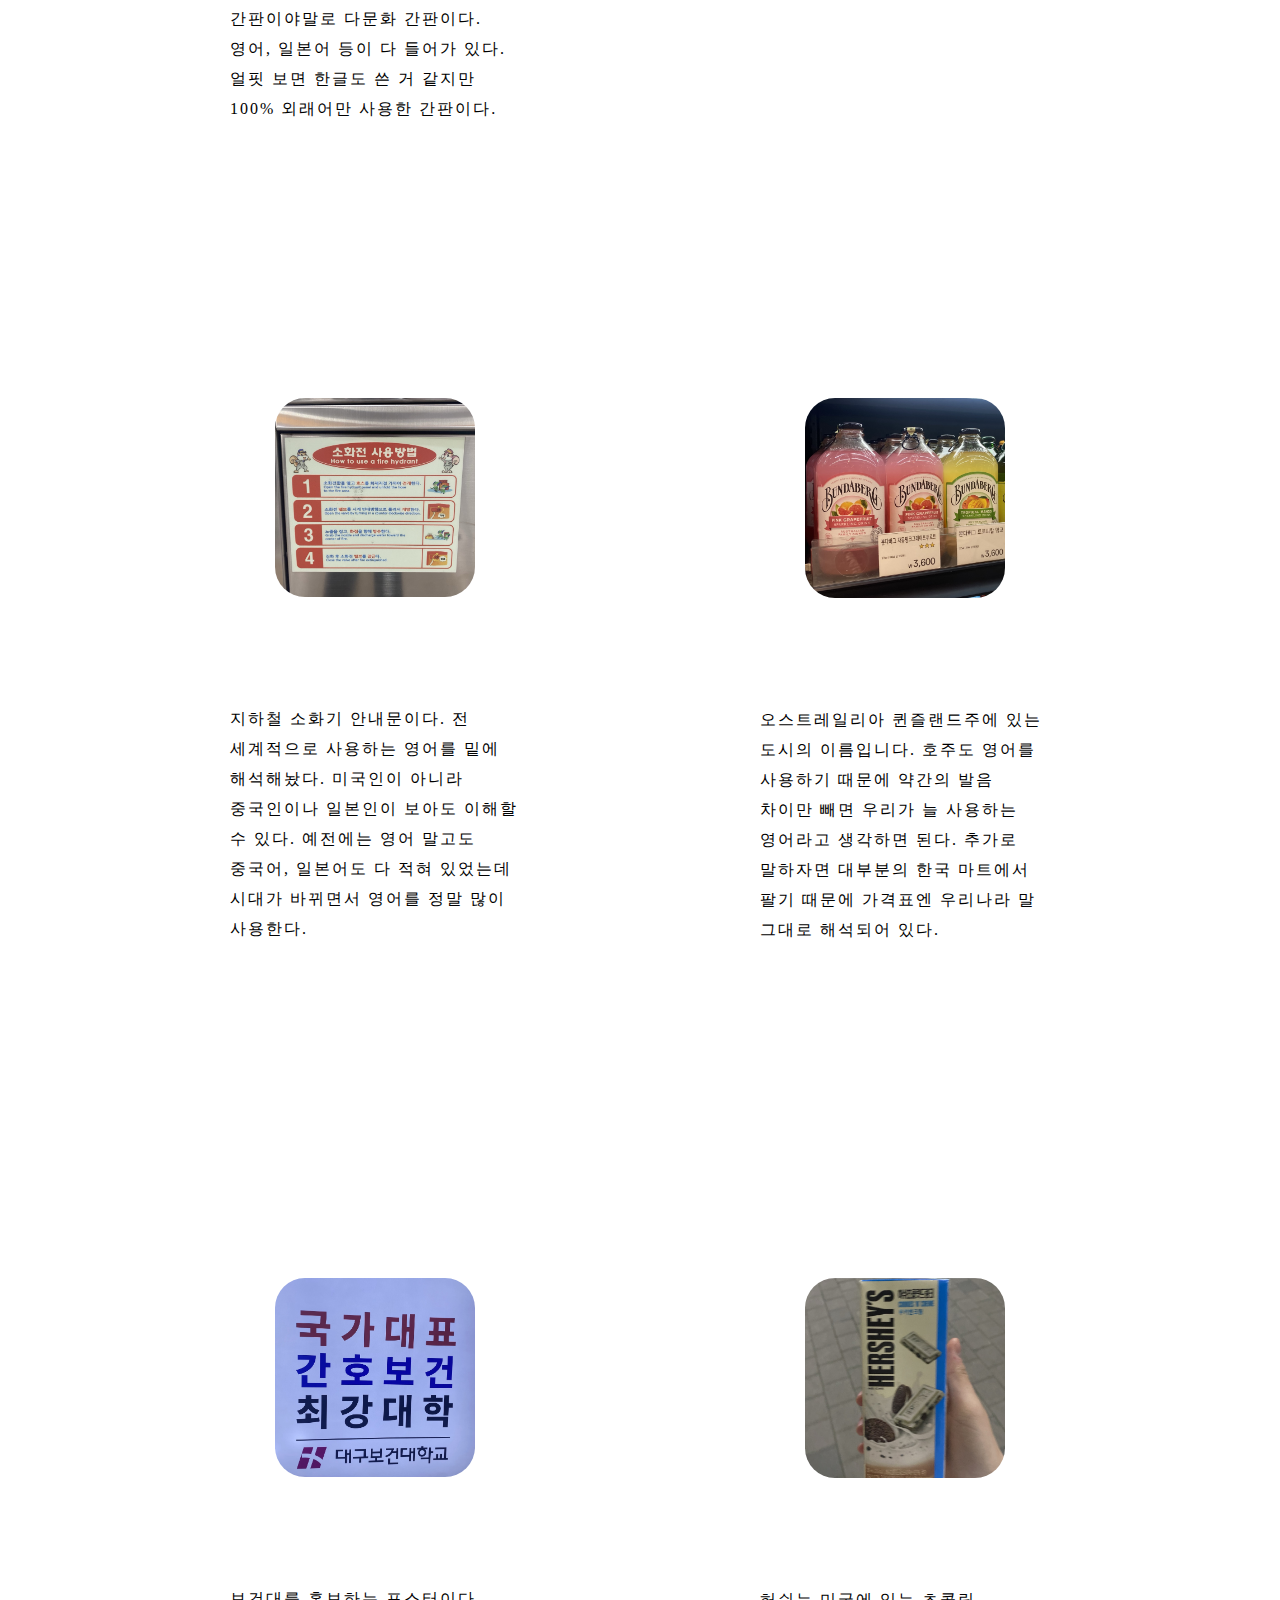
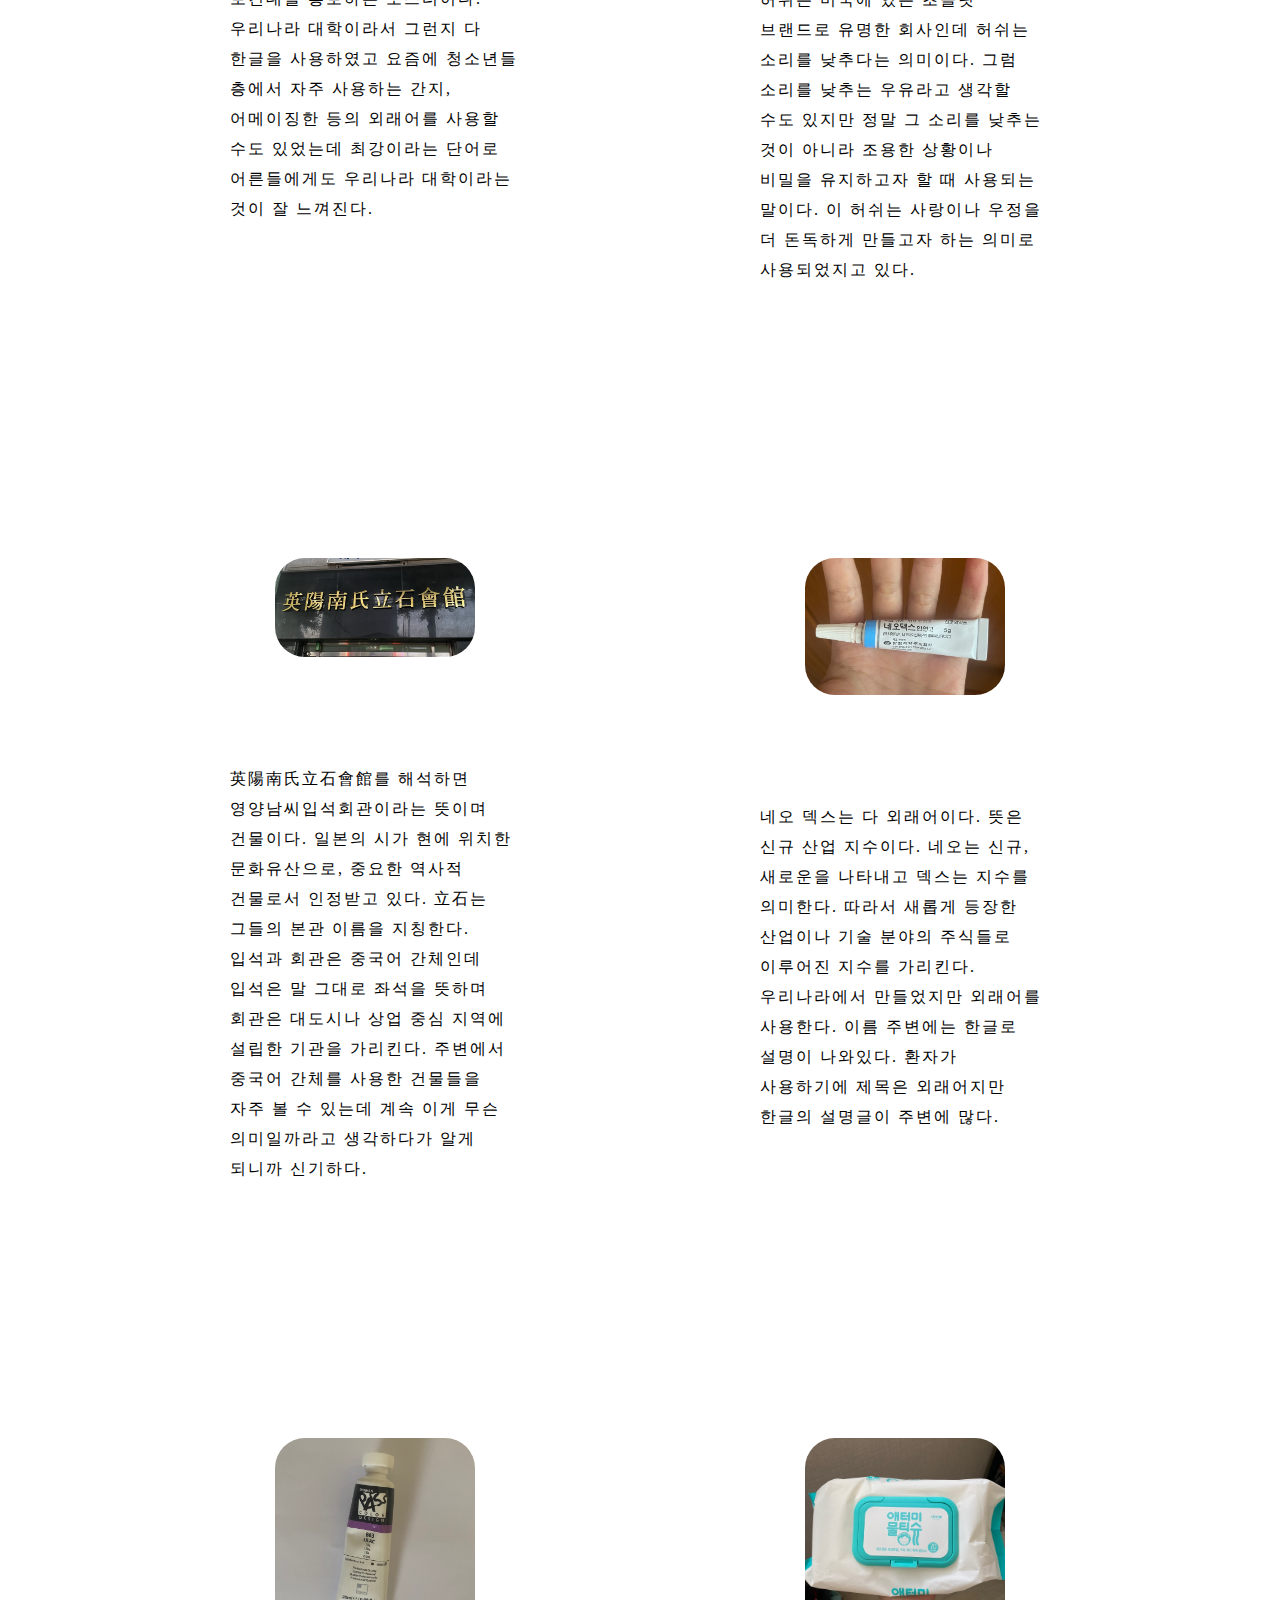
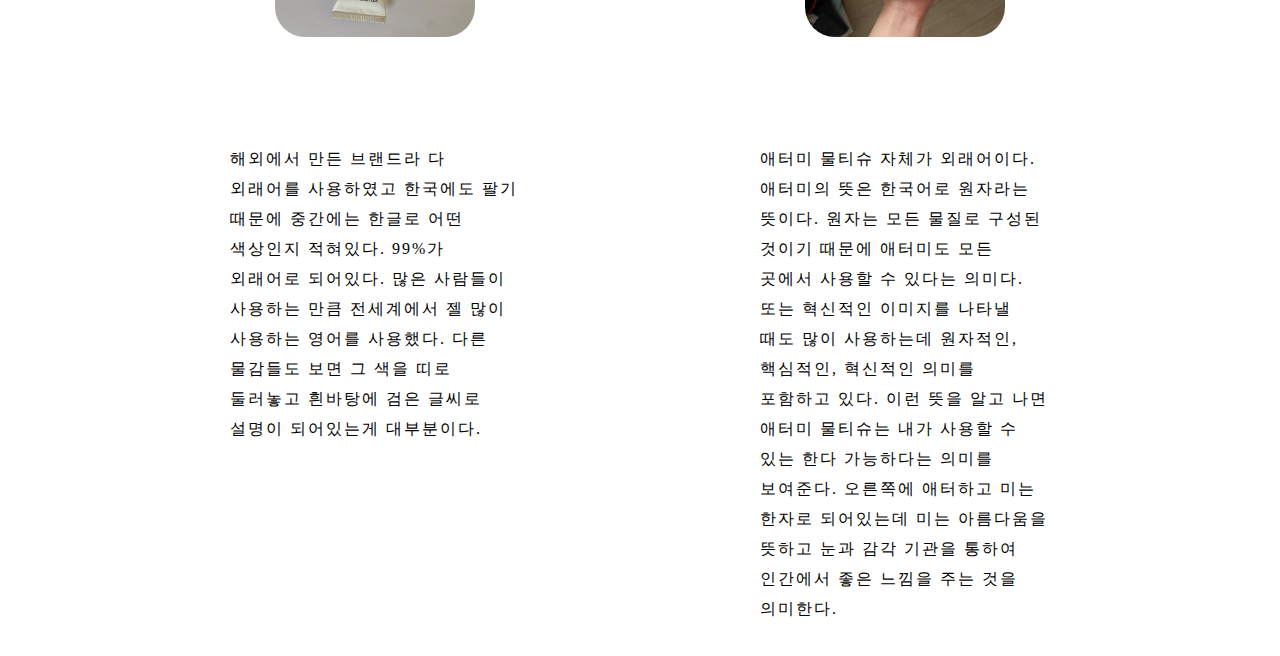
<file: text.html>
<!DOCTYPE html>
<html lang="ko">
    <head>
		<title></title>
		<meta name="viewport" content="width=device-width, initial-scale=1.0">
		<meta name="keyeords" content="글, 분석, 언어">
		<meta name="description" content="글을 분석합니다.">
		<link rel="stylesheet" href="style.css">
	</head>
	<body class="b2">
        <article>
            <section id="a">
                <img class="i5" src="img/m2.jpg" alt="Beseto라고 노란 바탕에 검은 테두리가 되어잇는 가게 이름" width="200px"><h2 class="b">Beseto</h2>
                <div class="b1"><p>구글에 검색해보면 중국과 관련된 단어라고 나오는데 베세토는 대체 어떠한 의미를 갖고 있을까?</p></div>
                <p>외국어를 사용한 만큼 폰트 자체도 한국에서는 잘 사용하지 않는 거라서 더 외국스러움이 보인다. 처음에는 B와 T가 강조되어 있어서 무슨 의미가 있을 거라고 생각했지만 발음상 가장 강하게 나와서 강조를 했다고 생각한다. beseto는 특정한 의미는 없는 가게 이름이다.</p> 
            </section>
            <section id="k">
                <img class="i5" src="img/m1.jpg" alt="연한 하늘색의 바탕과 검은색, 하얀색 토끼가 서로 껴안고 있는 음료" width="200px"><h2 class="b">음료</h2>
                <div class="b1"><p>해석해 보면 다 외래어인데 굳이 한글을 사용한 이유는 무엇이었을까?</p></div>
                <p>얼핏 보면 다 한글이라고 생각할 수 있지만 블루 레몬 제로 에이드라는 것 자체가 외래어입니다. 만약 이것을 한글로 바꿨다면 파란 과일 무설탕 음료가 되는데 이렇게 사용하니 촌스럽다는 느낌이 듭니다. 우리 주변에서 외래어를 사용하는 것을 자주 일어나기 때문에 자세히 들여다보지 않으면 한글로 착각할 수 있다.</p>
            </section>
            <section id="c">
                <img class="i5" src="img/m3.jpg" alt="스시소라라고 적혀 있고 위에는 영어와 일본어로 스시라고 적혀 있으며 황토색 배경에 노란 글씨" width="200px"><h2 class="b">스시소라</h2>
                <div class="b1"><p>과연 어린 외국이들이 보았을 때 이 간판이 정말 스시집을 나타낸다고 할 수 있을까?</p></div>
                <p>스시 소라라는 일식집이다. 일식을 파는 곳이기 때문에 스시라는 단어를 사용하여 일본 느낌을 냈다. 위에서 말한 것처럼 스시와 소라 둘 다 외래어인데 그냥 지나가다 보면 한글이라고 생각이 든다. 이 간판이야말로 다문화 간판이다. 영어, 일본어 등이 다 들어가 있다. 얼핏 보면 한글도 쓴 거 같지만 100% 외래어만 사용한 간판이다.</p>
            </section>
            <section id="d">
                <img class="i5" src="img/m4.jpg" alt="포테토칩 밑에 먹태청양마요라고 써져있고 황토색과 카키색의 조합이다" width="200px"><h2 class="b">과자</h2>
                <div class="b1"><p>포테토칩을 감자칩이라고 했으면 안됐던 걸까?</p></div>
                <p>포테토칩과 마요는 각각 외래어고 먹태와 청양은 순우리말이다. 청양 마요라고 하면 합쳐진 단어라고 생각했었는데 따로 분리해서 봐야 한다. 한국어와 외국어를 잘 어울리게 사용했다.</p>
            </section>
             <section id="e">
                <img class="i5" src="img/m5.jpg" alt="빨강과 하양, 파랑, 검정으로 구성되어 있는 소화기 안내판이다." width="200px"><h2 class="b">안내문</h2>
                <div class="b1"><p>만약 영어를 모르는 외국인들이라면 어떻게 대처를 해야할까?</p></div>
                <p>지하철 소화기 안내문이다. 전 세계적으로 사용하는 영어를 밑에 해석해놨다. 미국인이 아니라 중국인이나 일본인이 보아도 이해할 수 있다. 예전에는 영어 말고도 중국어, 일본어도 다 적혀 있었는데 시대가 바뀌면서 영어를 정말 많이 사용한다.</p>
            </section>
             <section id="f"> 
                <img class="i5" src="img/m6.jpg" alt="핑크 2개 노랑 2개의 분당버그 음료이다" width="200px"><h2 class="b">분당버그</h2>
                <div class="b1"><p>나는 이 음료에 대해서 깊게는 이번에 처음 알게 되었는데 이때까지 밑에 있는 과일 사진으로 알아봤었다. 만약 사진이 추가가 안됐더라면 어땠을까?</p></div>
                <p>오스트레일리아 퀸즐랜드주에 있는 도시의 이름입니다. 호주도 영어를 사용하기 때문에 약간의 발음 차이만 빼면 우리가 늘 사용하는 영어라고 생각하면 된다. 추가로 말하자면 대부분의 한국 마트에서 팔기 때문에 가격표엔 우리나라 말 그대로 해석되어 있다. </p>
            </section>
            <section id="g">
                <img class="i5" src="img/m7.jpg" alt="빨강, 파랑, 검정, 흰색으로 구성된 보건대의 홍보판이다" width="200px"><h2 class="b">홍보물</h2>
                <div class="b1"><p>시대가 변하는 만큼 젋음 사람들에게 맞춰서 간지대학이라고 사용하면 어땠을까?</p></div>
                <p>보건대를 홍보하는 포스터이다. 우리나라 대학이라서 그런지 다 한글을 사용하였고 요즘에 청소년들 층에서 자주 사용하는 간지, 어메이징한 등의 외래어를 사용할 수도 있었는데 최강이라는 단어로 어른들에게도 우리나라 대학이라는 것이 잘 느껴진다. </p>
            </section>
            <section id="h">
                <img class="i5" src="img/m8.jpg" alt="베이지, 짙은 갈색, 파랑색이 어우러져 있는 허쉬 초코우유" width="200px"><h2 class="b">허쉬초코우유</h2>
                <div class="b1"><p>만약 허쉬초코가 아니라 비밀우유라고 이름이 지었다면 대중들이 많이 사먹게 되었을까?</p></div>
                <p>허쉬는 미국에 있는 초콜릿 브랜드로 유명한 회사인데 허쉬는 소리를 낮추다는 의미이다. 그럼 소리를 낮추는 우유라고 생각할 수도 있지만 정말 그 소리를 낮추는 것이 아니라 조용한 상황이나 비밀을 유지하고자 할 때 사용되는 말이다. 이 허쉬는 사랑이나 우정을 더 돈독하게 만들고자 하는 의미로 사용되었지고 있다.</p>
            </section>
            <section id="i">
                <img class="i5" src="img/m9.jpg" alt="중국어 간체가 노란색으로 써져잇고 뒷 배경은 검은색이다" width="200px"><h2 class="b">건물이름</h2>
                <div class="b1"><p>오래전부터 사용했던 의미이지만 나이가 젊은 사람들은 이 건물을 보고 어떤 의미인지 알 수 있을까?</p></div>
                <p>英陽南氏立石會館를 해석하면 영양남씨입석회관이라는 뜻이며 건물이다. 일본의 시가 현에 위치한 문화유산으로, 중요한 역사적 건물로서 인정받고 있다. 立石는 그들의 본관 이름을 지칭한다. 입석과 회관은 중국어 간체인데 입석은 말 그대로 좌석을 뜻하며 회관은 대도시나 상업 중심 지역에 설립한 기관을 가리킨다. 주변에서 중국어 간체를 사용한 건물들을 자주 볼 수 있는데 계속 이게 무슨 의미일까라고 생각하다가 알게 되니까 신기하다.</p>
            </section>
             <section id="j">
                <img class="i5" src="img/m11.jpg" alt="원뿔 모양의 연고이며 흰색 바탕에 하늘색으로 띠를 두르고 있다." width="200px"><h2 class="b">안연고</h2>
                <div class="b1"><p>만약 옆에 안연고라고 써져있지 않고 네오덱스라고만 써져있다면 어땠을까?</p></div>
                <p>네오 덱스는 다 외래어이다. 뜻은 신규 산업 지수이다. 네오는 신규, 새로운을 나타내고 덱스는 지수를 의미한다. 따라서 새롭게 등장한 산업이나 기술 분야의 주식들로 이루어진 지수를 가리킨다. 우리나라에서 만들었지만 외래어를 사용한다. 이름 주변에는 한글로 설명이 나와있다. 환자가 사용하기에 제목은 외래어지만 한글의 설명글이 주변에 많다. </p>
            </section>
            <section id="l">
                <img class="i5" src="img/m12.jpg" alt="라일락색의 튜브형 물감" width="200px"><h2 class="b">물감</h2>
                <div class="b1"><p>만약 라일락 색상의 띠가 안 나와있고 영어를 못 읽었더라면 어떻게 물감을 구별할까?</p></div>
                <p>해외에서 만든 브랜드라 다 외래어를 사용하였고 한국에도 팔기 때문에 중간에는 한글로 어떤 색상인지 적혀있다. 99%가 외래어로 되어있다. 많은 사람들이 사용하는 만큼 전세계에서 젤 많이 사용하는 영어를 사용했다. 다른 물감들도 보면 그 색을 띠로 둘러놓고 흰바탕에 검은 글씨로 설명이 되어있는게 대부분이다.</p>
            </section>
            <section id="x">
                <img class="i5" src="img/m10.jpg" alt="약간의 베이지색에 스카이블루 색으로 애터미 물티슈라고 되어있다." width="200px"><h2 class="b">물티슈</h2>
                <div class="b1"><p>당신은 애터미를 보고 어떤 생각이 드나요?</p></div>
                <p>애터미 물티슈 자체가 외래어이다.애터미의 뜻은 한국어로 원자라는 뜻이다. 원자는 모든 물질로 구성된 것이기 때문에 애터미도 모든 곳에서 사용할 수 있다는 의미다. 또는 혁신적인 이미지를 나타낼 때도 많이 사용하는데 원자적인, 핵심적인, 혁신적인 의미를 포함하고 있다. 이런 뜻을 알고 나면 애터미 물티슈는 내가 사용할 수 있는 한다 가능하다는 의미를 보여준다. 오른쪽에 애터하고 미는 한자로 되어있는데 미는 아름다움을 뜻하고 눈과 감각 기관을 통하여 인간에서 좋은 느낌을 주는 것을 의미한다.</p>
            </section>
        </article>
        <a href="index.html"><footer>돌아가기</footer>
	</body>
</html>
</file>
<file: style.css>
* {
    text-decoration-line: none;
    color: white;
}

footer {
    bottom: 0;
    right: 0;
    position: fixed;
    padding: 10px;
}


.b1 {
    padding: 10px 20px;
    background-color: lightgoldenrodyellow;
    border-radius: 5px;
    display: none;
    color: white;
}


.b :hover + .b1 {
    display: block;
}

.p1,
.p3,
.b2,
.c1,
.a11,
.t5 {
    background-image: url("img/a1.jpg");
    background-repeat: no-repeat;
    background-attachment: fixed;
    background-position: center;
    background-size:100vw auto;
}

@media screen and (max-aspect-ratio:3/2) {
    .p1,
    .p3,
    .b2,
    .a11,
    .c1,
    .t5 {
        background-size: auto 100vh;
    }
}


h2 {
    text-decoration-line: none;
    margin: 10px;
    letter-spacing: 1.5px;
    text-underline-offset: 5px;
    text-align: center;
    font-size: 35px;
    text-shadow:0 0 10px white;
}

p,
dt {
    color: black;
    line-height: 30px;
    word-break: keep-all;
    letter-spacing: 2px;
    background-color: rgba(255, 255, 255, 0.6);
    border-radius: 10px;
    padding: 30px;
    display: flex;
    text-align: left;
    justify-content: left;
}

article {
    display: flex;
    flex-direction: row;
    padding-top:120px;
    text-align: center;
    display: flex;
    justify-content: center;
    flex-wrap: wrap;
    margin: 20px;
}

section {
    width: 350px;
    height: 700px;
    display: flex;
    justify-content: center;
    flex-direction: column;
    display: inline-block;
    margin: 80px;
    padding: 10px;
    flex-direction: row;
}

.p1 {
    margin: auto;
    display: flex;
    justify-content: center;
    text-align: center;
    align-items: center;
}

.s2 {
    font-size: 20px;
    padding: 50px;
    margin: 50px;
}

.s3 {
    font-size: 30px;
    padding: 50px;
    text-align: center;
    text-shadow:0 0 10px white;
}

.z1 {
    background-color: rgba(255, 255, 1, 0.3);
}

@media screen and (max-aspect-ratio: 3/2) {
    .p1 {
        background-size: auto 100vh;
    }
    .p6 {
        display: flex;
    }

    .a6 {
        display: flex;
        flex-direction: row;
        w
    }
}

.a3 {
    text-align: center;
}

.a4  {
    color: black;
    line-height: 30px;
    word-break: keep-all;
    letter-spacing: 2px;
    background-color: rgba(255, 255, 255, 0.6);
    border-radius: 20px;
    width: 600px;
    padding: 20px;
    margin: 50px;
    height: 120px;
}

.a5 {
    color: black;
    line-height: 30px;
    word-break: keep-all;
    letter-spacing: 2px;
    background-color: rgba(255, 255, 255, 0.6);
    border-radius: 20px;
    width: 600px;
    padding: 20px;
    margin: 50px;
    height: 20px;
    text-align: center;
}

.a6 {
    margin: 10px;
    display: flex;
    text-align: left;
    justify-content: left;
}

.a7 {
    padding: 100px;
    margin: 20px;
    display: flex;
    flex-direction: column;
}

.a8 {
    margin: 30px;
}

.p4 {
    display: flex;
    justify-content: center;
    margin: 50px;
}

.z5 {
    display: flex;
    text-align: center;
    padding: 4s0px;
    width: 30px;
    display: flex;
    flex-direction: row;
    justify-content: center;
    text-align: center;
    border-radius: 30px;
}

.z4 {
    display: flex;
    align-items: center;
    flex-direction: row;
    margin: 3px;
    padding: 5px;
    width: 60px;
}

.p3 {
    display: flex;
    align-items: center;
    flex-direction: column-reverse;
}

.a12{
    width:350px;
    height:1000px;
    white-space:pre-wrap;
    overflow-y:scroll;
    margin: auto;
    padding: 20px;
}

.a12 ::-webkit-scrollbar-thumb {
  border-radius: 10px;
}

.a11 {
    background-color: white;
}

.a2 {
    color: black;
}

a {
    color: white;
}

.b8 {
    display: flex;
    flex-direction: column;
    padding: 5px;
}

@media screen and (max-width: 900px) {
    .a12 {
        width: 450px;
        margin: 50px;
    }

    .b8  {
        display: none;
    }
}

.b2 {
    display: flex;
    justify-content: left;
    text-align: left;
}

.n1 {
    margin: 20px;
    padding: 30px;
}

.p4 {
    padding: 30px;
}

.i {
    border-radius: 30px;
    margin: auto;
    padding: 1px;
}

.i2 {
    padding: 20px;
    border-radius: 30px;
}

.i3,
.i4,
.i5,
.i6 {
    border-radius: 30px;
}

.c4 {
    display: flex;
    justify-content: left;
    flex-direction: row;
}

.t13 {
    width: 300px;
    height: 520px;
}
</file>
